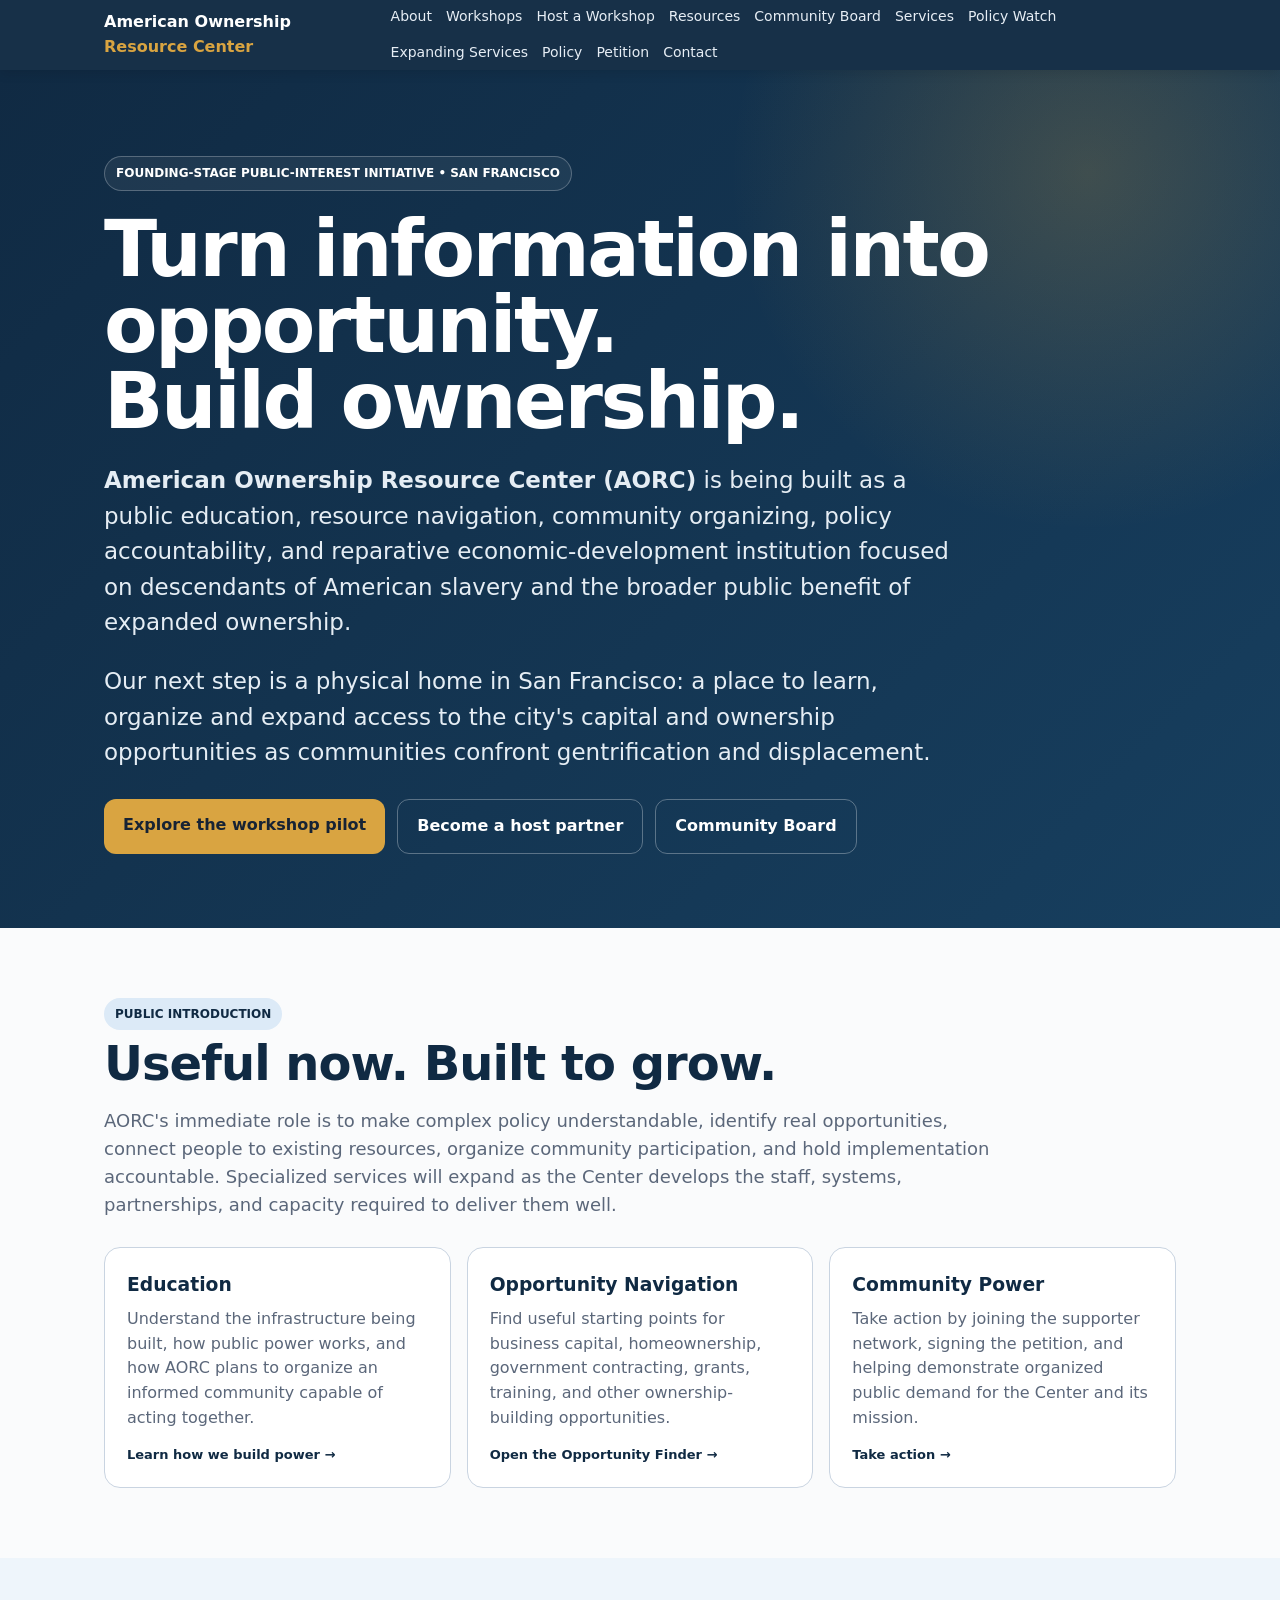
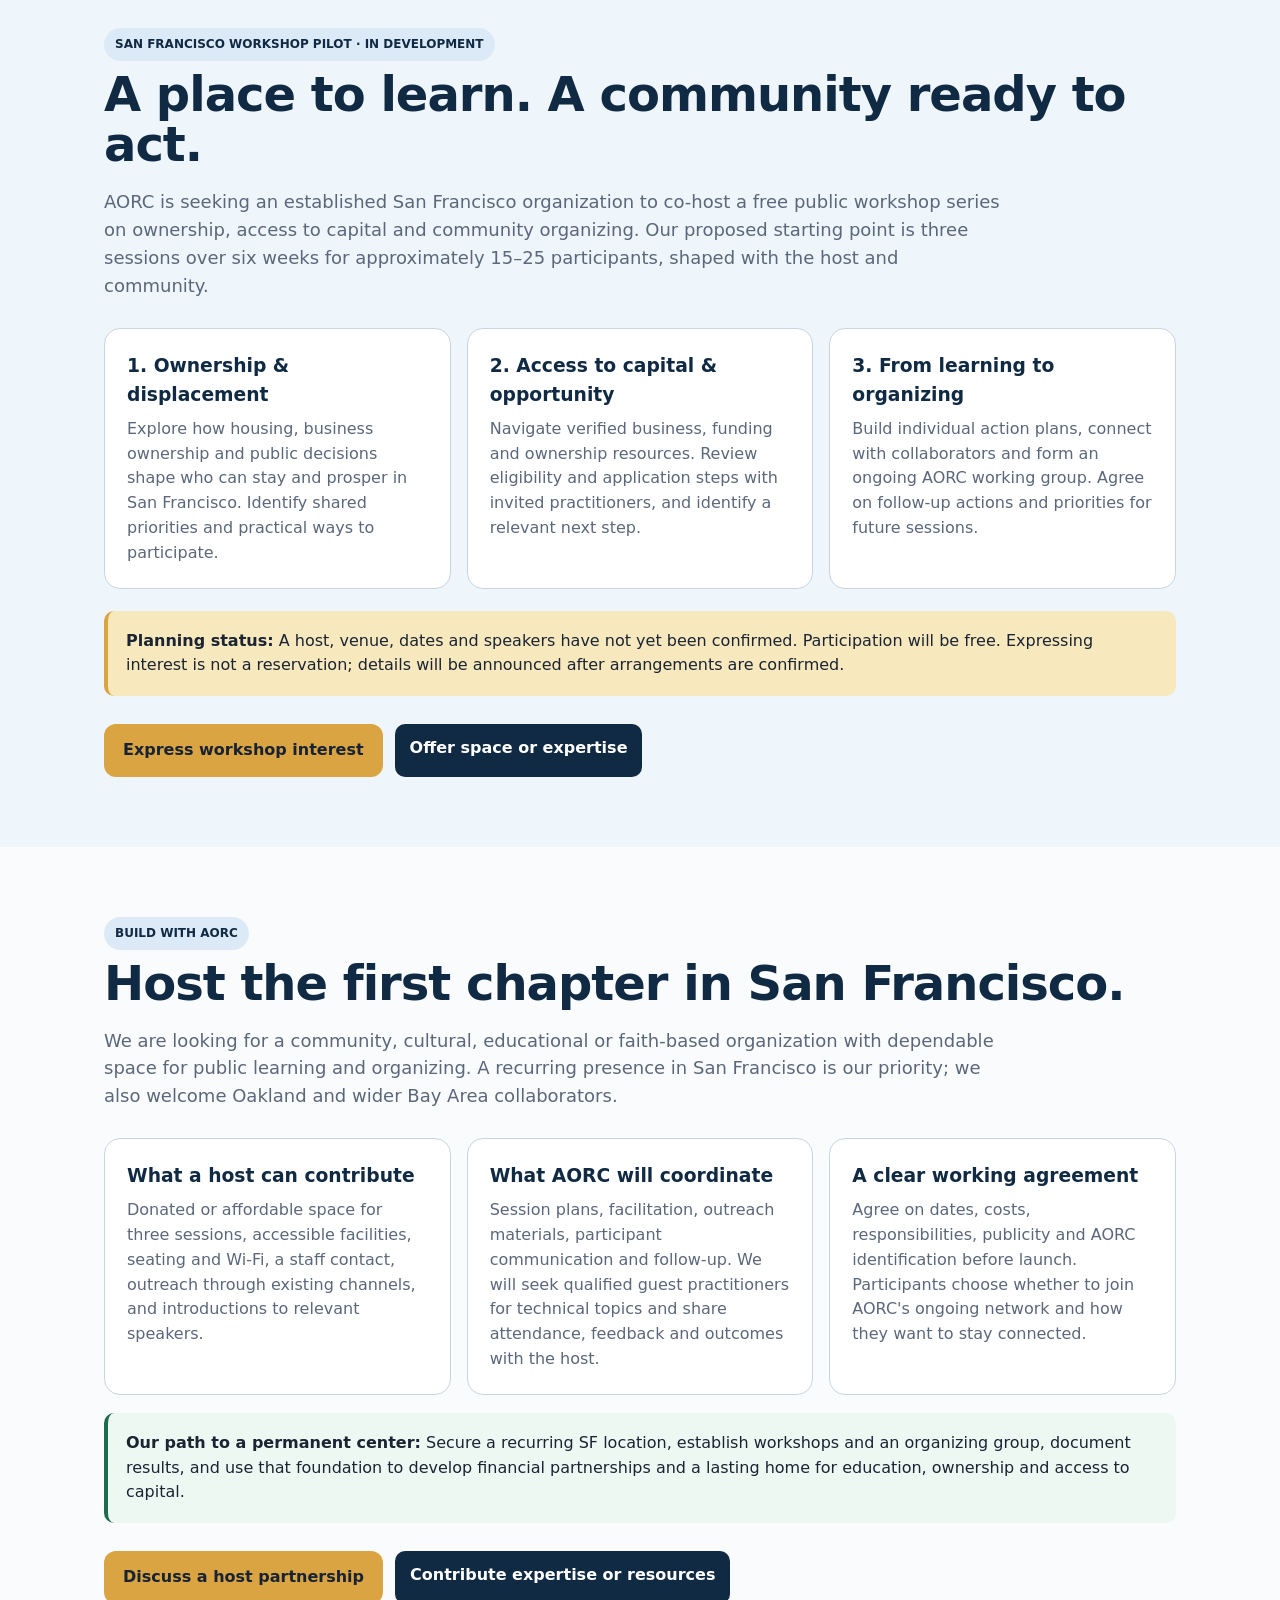
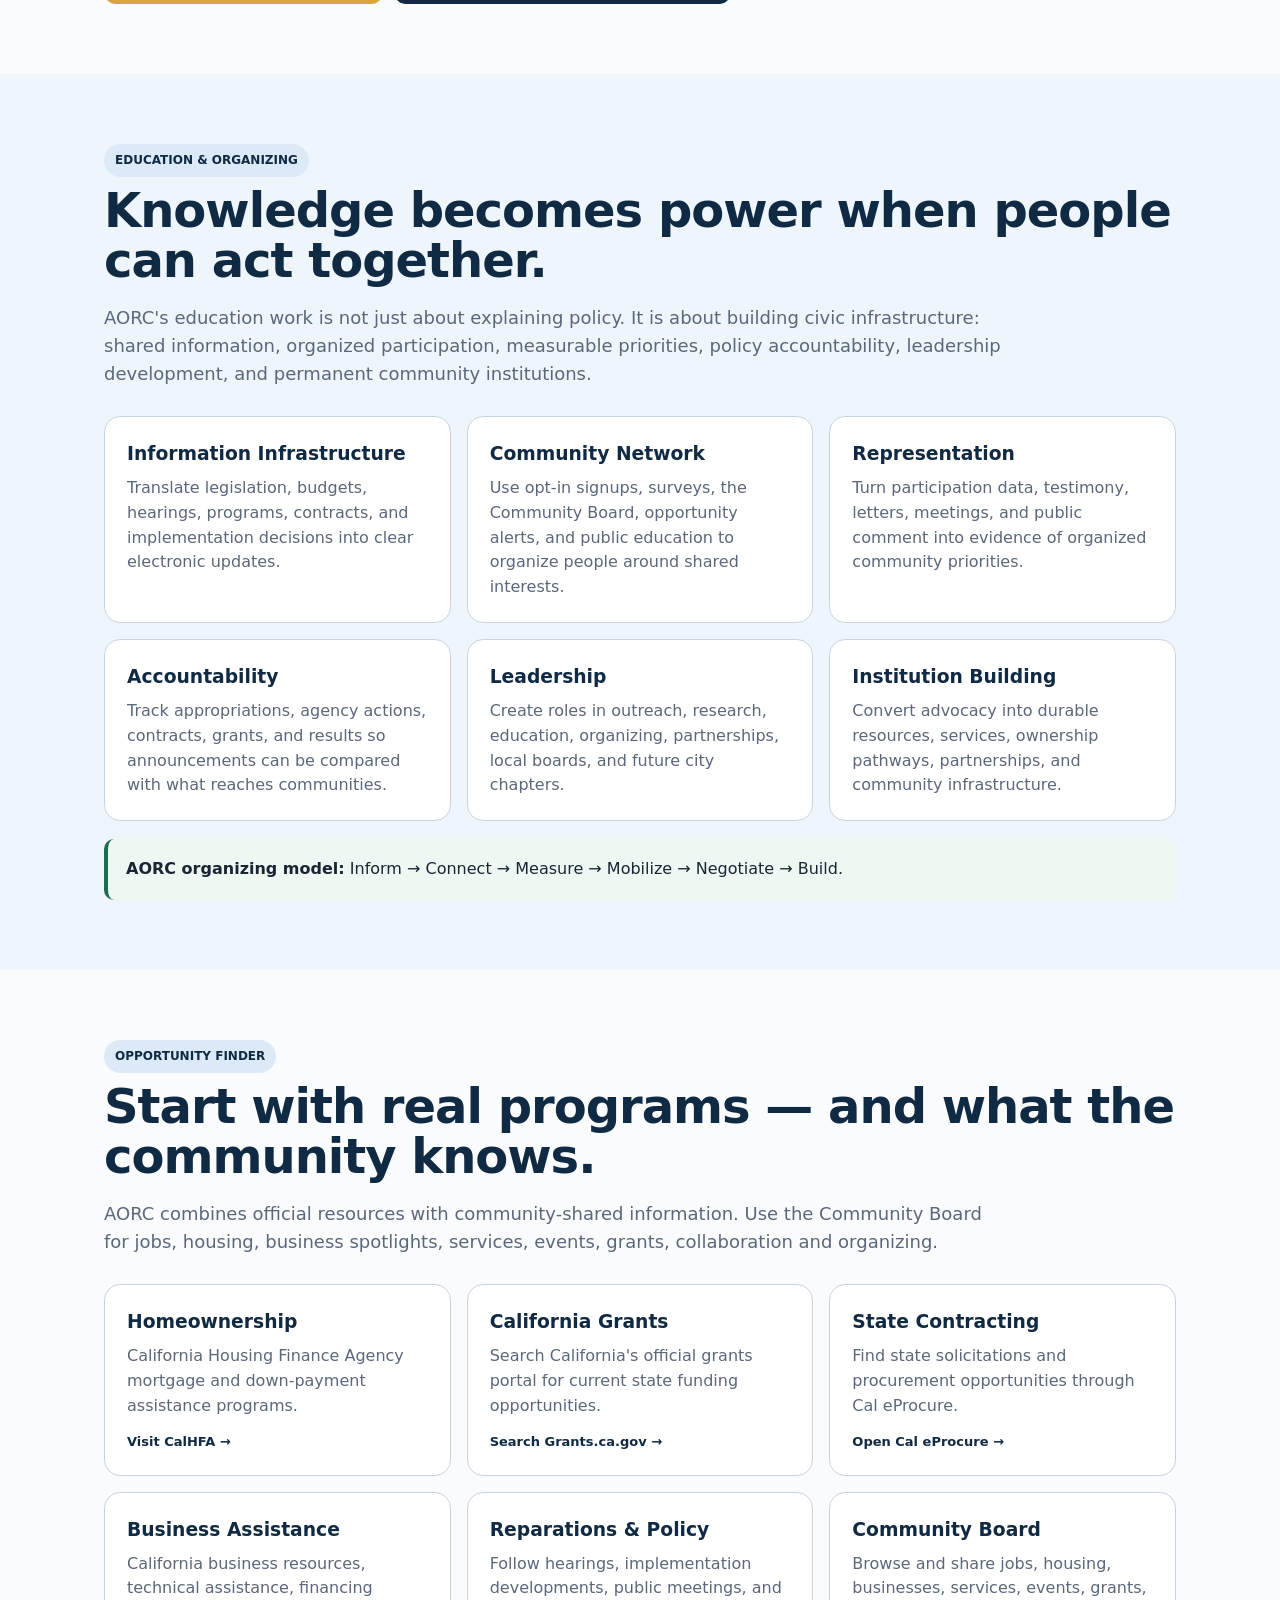
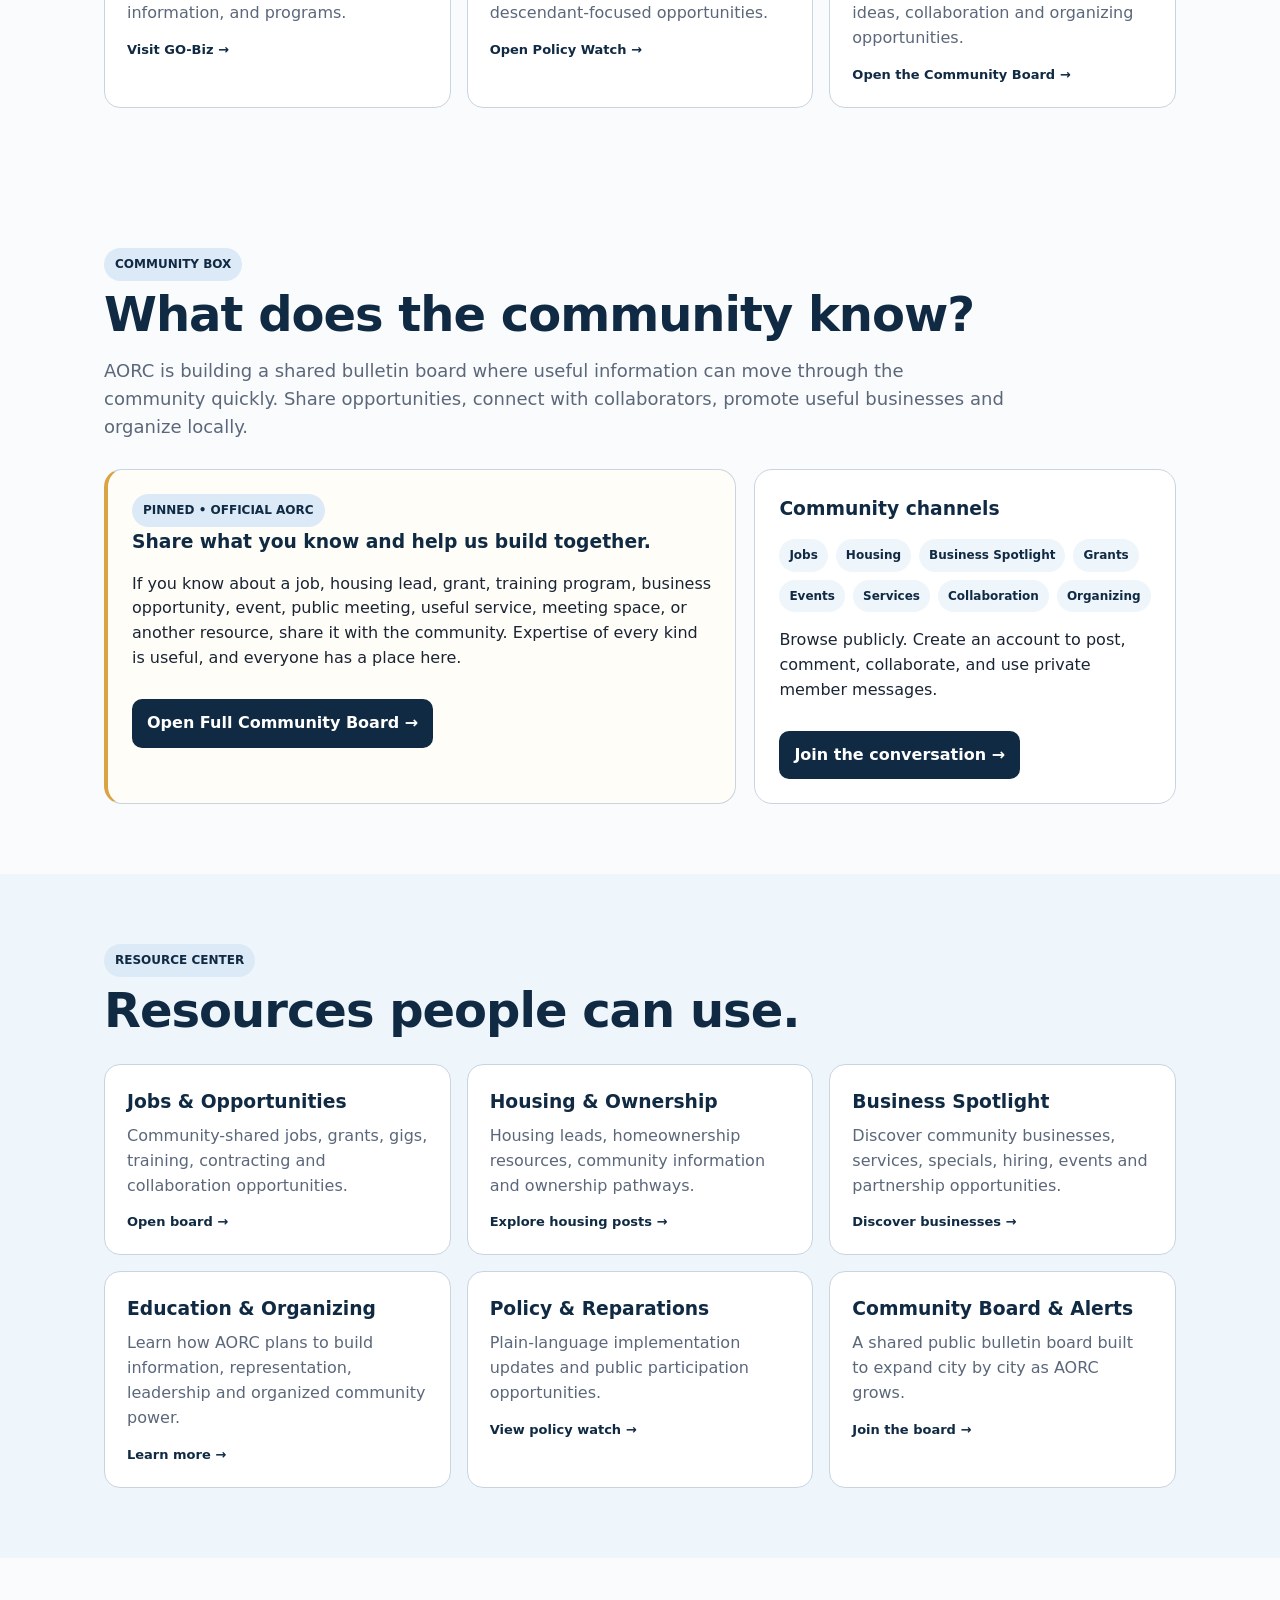
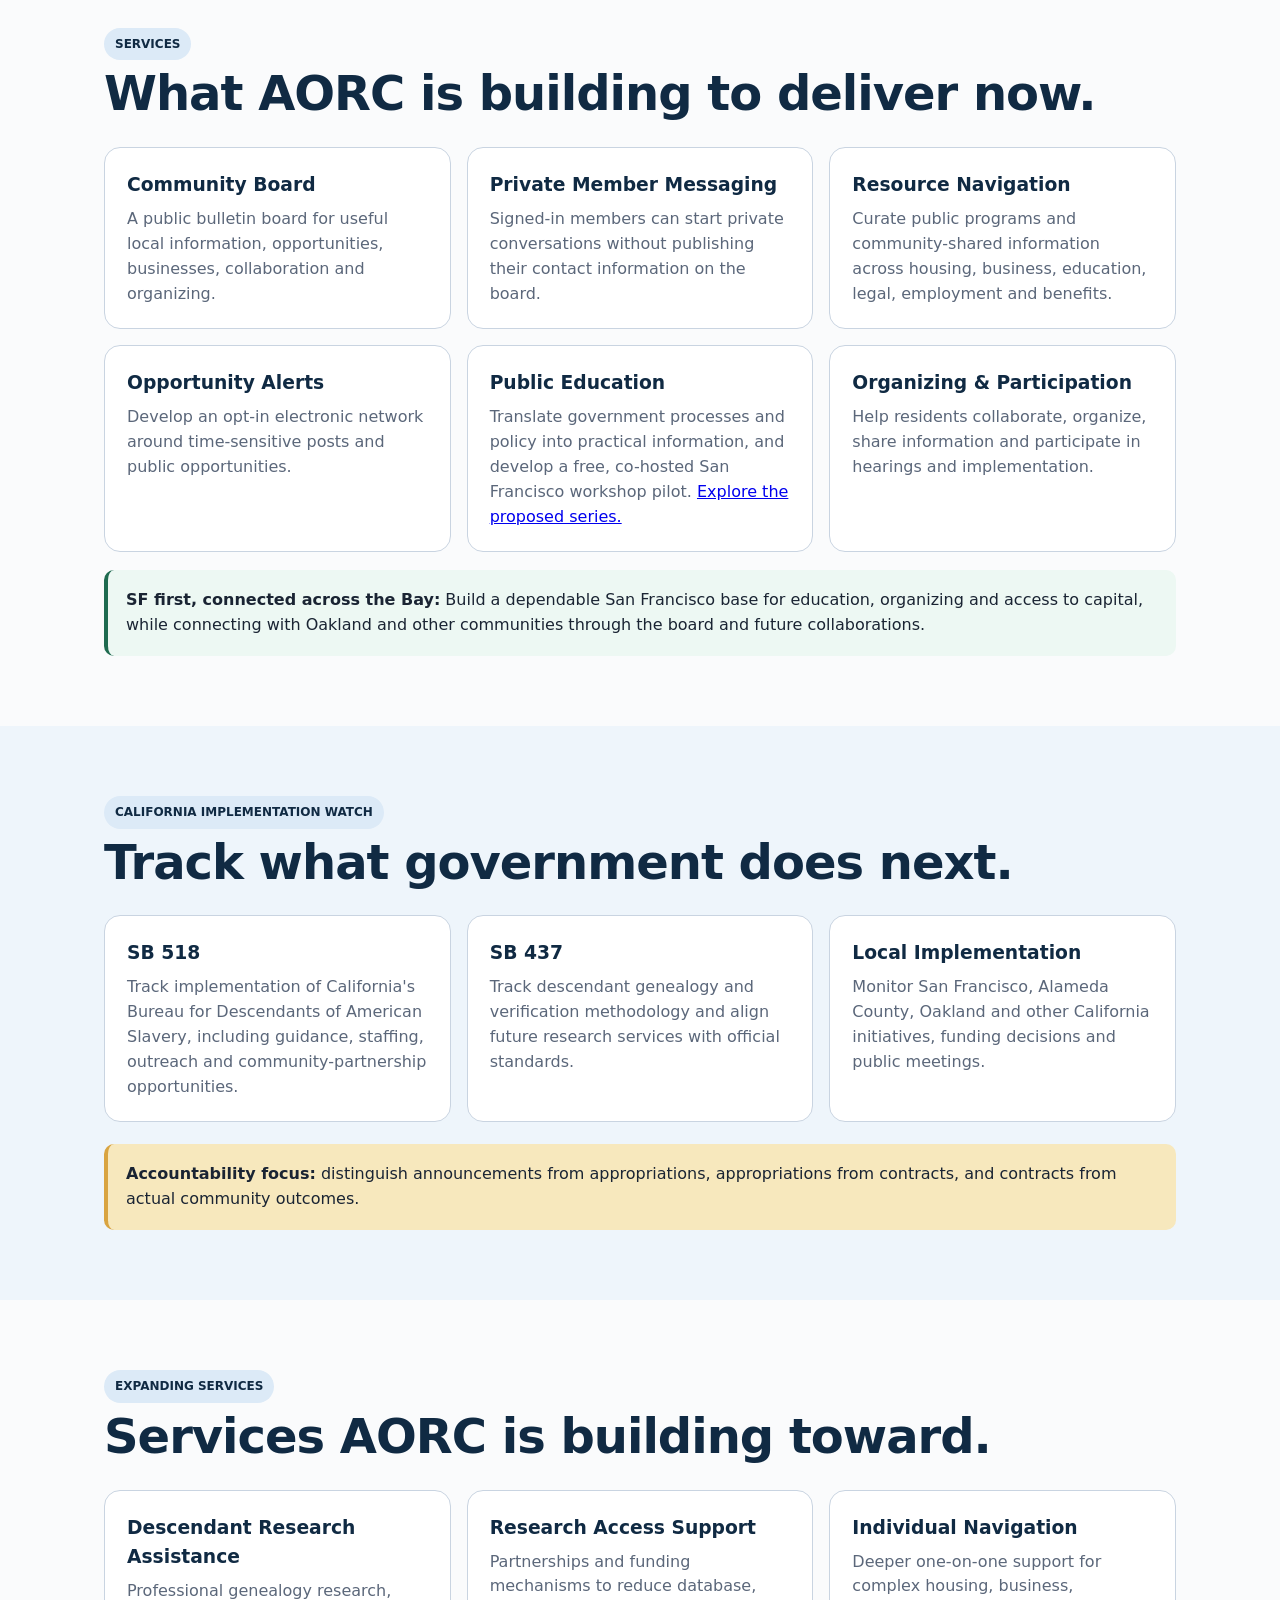
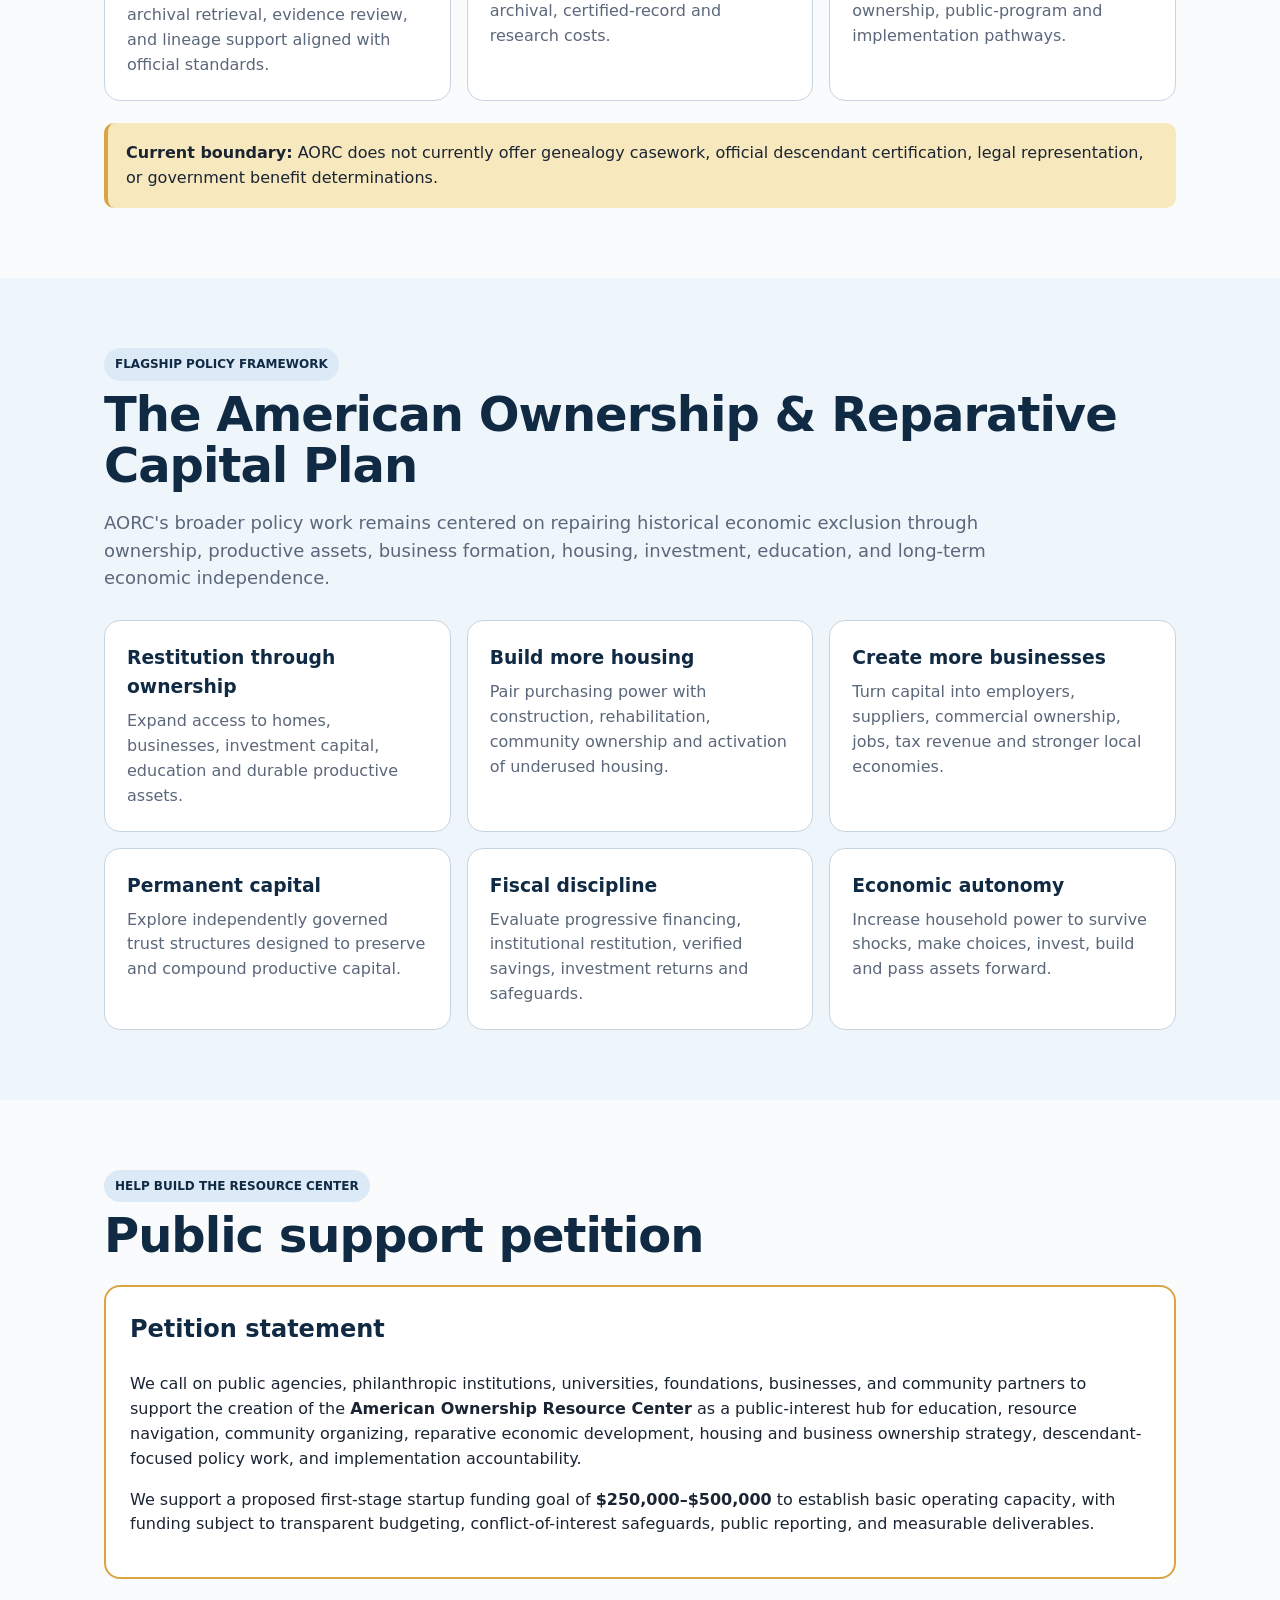
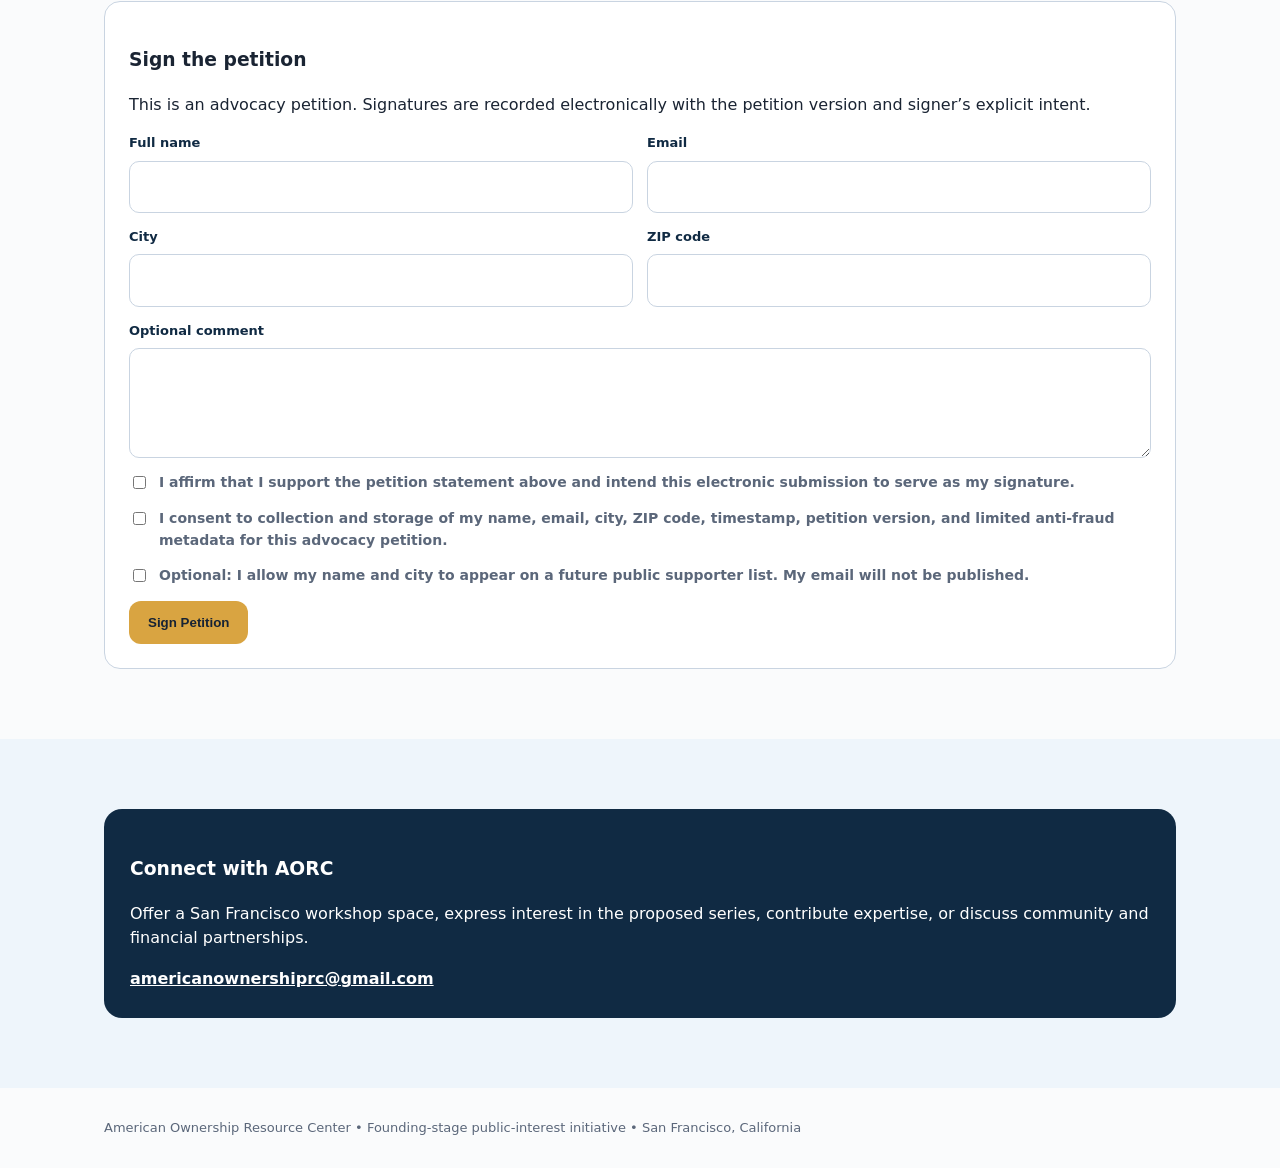
<file: index.html>
<!doctype html><html lang="en"><head><meta charset="utf-8"><meta name="viewport" content="width=device-width,initial-scale=1">
<title>American Ownership Resource Center</title>
<meta name="description" content="AORC is building a San Francisco home for public education, community organizing, ownership and access to capital. Explore the proposed workshop series and host partnership opportunities.">
<style>
:root{--navy:#102A43;--navy2:#173F5F;--gold:#D9A441;--goldlight:#F7E8BD;--blue:#EEF5FB;--ink:#1A2433;--muted:#5B677A;--border:#C9D4E1;--green:#1f6b50}
*{box-sizing:border-box}html{scroll-behavior:smooth}body{margin:0;font-family:Inter,system-ui,-apple-system,BlinkMacSystemFont,"Segoe UI",sans-serif;color:var(--ink);background:#FAFBFC;line-height:1.55}
.wrap{max-width:1120px;margin:auto;padding:0 24px}header{position:sticky;top:0;z-index:20;background:rgba(16,42,67,.97);box-shadow:0 2px 12px rgba(0,0,0,.12)}
nav{min-height:70px;display:flex;align-items:center;justify-content:space-between;gap:20px}.brand{font-weight:850;color:white}.brand span{color:var(--gold)}
.nav{display:flex;gap:14px;flex-wrap:wrap;align-items:center}.nav a{color:#e7eef5;text-decoration:none;font-size:14px}
.hero{padding:86px 0 74px;color:white;background:radial-gradient(circle at 85% 12%,rgba(217,164,65,.22),transparent 27%),linear-gradient(135deg,var(--navy),var(--navy2))}
.eyebrow,.tag{display:inline-block;padding:7px 11px;border-radius:999px;font-size:12px;font-weight:800}.eyebrow{border:1px solid rgba(255,255,255,.25);background:rgba(255,255,255,.06)}.tag{background:#DCEAF7;color:var(--navy)}
h1{font-size:clamp(44px,7vw,78px);line-height:.98;letter-spacing:-2.5px;margin:20px 0 22px;max-width:980px}h2{font-size:clamp(30px,4vw,48px);line-height:1.06;letter-spacing:-1px;color:var(--navy);margin:8px 0 16px}
.hero p{font-size:clamp(18px,2.2vw,23px);max-width:850px;color:#e5edf4}.lead{max-width:900px;color:var(--muted);font-size:18px}
.btn{display:inline-flex;text-decoration:none;border:0;border-radius:12px;padding:14px 19px;font-weight:850;cursor:pointer}.gold{background:var(--gold);color:#172334}.ghost{border:1px solid rgba(255,255,255,.3);color:white}
.actions{display:flex;gap:12px;flex-wrap:wrap;margin-top:28px}section{padding:70px 0;scroll-margin-top:130px}.soft{background:var(--blue)}.cards{display:grid;grid-template-columns:repeat(3,1fr);gap:16px;margin-top:28px}
.card,details,.petition,.signature{background:white;border:1px solid var(--border);border-radius:16px}.card{padding:22px}.card h3{color:var(--navy);margin:0 0 8px}.card p{color:var(--muted);margin:0}
.cardlink{display:block;text-decoration:none;color:inherit;transition:.15s ease}.cardlink:hover{transform:translateY(-2px);box-shadow:0 8px 22px rgba(16,42,67,.10);border-color:#9fb4c8}.cardlink .cta{display:block;margin-top:14px;font-weight:850;color:var(--navy);font-size:13px}
.communitybox{display:grid;grid-template-columns:1.2fr .8fr;gap:18px;margin-top:28px}.communitypanel{background:white;border:1px solid var(--border);border-radius:18px;padding:24px}.communitypanel h3{color:var(--navy);margin:0 0 8px}.communitychips{display:flex;flex-wrap:wrap;gap:8px;margin:16px 0}.communitychip{padding:7px 10px;border-radius:999px;background:#eef5fb;color:var(--navy);font-size:12px;font-weight:800}.officialpost{border-left:4px solid var(--gold);background:#fffdf7}.communitycta{display:inline-flex;margin-top:12px;text-decoration:none;background:var(--navy);color:#fff;border-radius:10px;padding:12px 15px;font-weight:850}.noticebox{padding:18px;border-left:4px solid var(--gold);background:var(--goldlight);border-radius:10px;margin-top:22px}.greenbox{padding:18px;border-left:4px solid var(--green);background:#edf8f3;border-radius:10px;margin-top:18px}
.petition{padding:24px;border:2px solid var(--gold);margin-top:24px}.petition h3{color:var(--navy);font-size:24px;margin-top:0}.signature{padding:24px;margin-top:22px}
.grid{display:grid;grid-template-columns:1fr 1fr;gap:14px}.field{display:flex;flex-direction:column;gap:7px}.full{grid-column:1/-1}label{font-size:13px;font-weight:800;color:var(--navy)}
input,textarea{width:100%;border:1px solid var(--border);border-radius:10px;padding:13px 14px;font:inherit}textarea{min-height:110px;resize:vertical}.check{display:flex;gap:10px;align-items:flex-start;margin:14px 0;color:var(--muted);font-size:14px}.check input{width:auto;margin-top:4px}
.notice{display:none;margin-top:14px;padding:14px;border-radius:10px;background:#fff9e9;border:1px solid #efda9e}.contact{background:var(--navy);color:white;border-radius:18px;padding:26px}.contact a{color:white;font-weight:850}.honeypot{position:absolute!important;left:-9999px!important;opacity:0!important}
footer{padding:30px 0;color:var(--muted);font-size:13px}@media(max-width:900px){.nav{display:none}.cards,.grid,.communitybox{grid-template-columns:1fr}.full{grid-column:auto}.hero{padding:62px 0 56px}}
</style></head><body>
<header><div class="wrap"><nav><div class="brand">American Ownership <span>Resource Center</span></div><div class="nav">
<a href="#about">About</a><a href="#workshops">Workshops</a><a href="#host-partner">Host a Workshop</a><a href="#resources">Resources</a><a href="community.html">Community Board</a><a href="#services">Services</a><a href="#watch">Policy Watch</a><a href="#expanding">Expanding Services</a><a href="#plan">Policy</a><a href="#petition">Petition</a><a href="#contact">Contact</a>
</div></nav></div></header>
<main>
<section class="hero"><div class="wrap"><span class="eyebrow">FOUNDING-STAGE PUBLIC-INTEREST INITIATIVE • SAN FRANCISCO</span>
<h1>Turn information into opportunity.<br>Build ownership.</h1>
<p><strong>American Ownership Resource Center (AORC)</strong> is being built as a public education, resource navigation, community organizing, policy accountability, and reparative economic-development institution focused on descendants of American slavery and the broader public benefit of expanded ownership.</p>
<p>Our next step is a physical home in San Francisco: a place to learn, organize and expand access to the city's capital and ownership opportunities as communities confront gentrification and displacement.</p>
<div class="actions"><a class="btn gold" href="#workshops">Explore the workshop pilot</a><a class="btn ghost" href="#host-partner">Become a host partner</a><a class="btn ghost" href="community.html">Community Board</a></div></div></section>

<section id="about"><div class="wrap"><span class="tag">PUBLIC INTRODUCTION</span><h2>Useful now. Built to grow.</h2>
<p class="lead">AORC's immediate role is to make complex policy understandable, identify real opportunities, connect people to existing resources, organize community participation, and hold implementation accountable. Specialized services will expand as the Center develops the staff, systems, partnerships, and capacity required to deliver them well.</p>
<div class="cards">
<a class="card cardlink" href="#education-power"><h3>Education</h3><p>Understand the infrastructure being built, how public power works, and how AORC plans to organize an informed community capable of acting together.</p><span class="cta">Learn how we build power →</span></a>
<a class="card cardlink" href="#opportunity-finder"><h3>Opportunity Navigation</h3><p>Find useful starting points for business capital, homeownership, government contracting, grants, training, and other ownership-building opportunities.</p><span class="cta">Open the Opportunity Finder →</span></a>
<a class="card cardlink" href="#petition"><h3>Community Power</h3><p>Take action by joining the supporter network, signing the petition, and helping demonstrate organized public demand for the Center and its mission.</p><span class="cta">Take action →</span></a>
</div></div></section>

<section id="workshops" class="soft"><div class="wrap"><span class="tag">SAN FRANCISCO WORKSHOP PILOT · IN DEVELOPMENT</span><h2>A place to learn. A community ready to act.</h2>
<p class="lead">AORC is seeking an established San Francisco organization to co-host a free public workshop series on ownership, access to capital and community organizing. Our proposed starting point is three sessions over six weeks for approximately 15–25 participants, shaped with the host and community.</p>
<div class="cards">
<div class="card"><h3>1. Ownership &amp; displacement</h3><p>Explore how housing, business ownership and public decisions shape who can stay and prosper in San Francisco. Identify shared priorities and practical ways to participate.</p></div>
<div class="card"><h3>2. Access to capital &amp; opportunity</h3><p>Navigate verified business, funding and ownership resources. Review eligibility and application steps with invited practitioners, and identify a relevant next step.</p></div>
<div class="card"><h3>3. From learning to organizing</h3><p>Build individual action plans, connect with collaborators and form an ongoing AORC working group. Agree on follow-up actions and priorities for future sessions.</p></div>
</div>
<div class="noticebox"><strong>Planning status:</strong> A host, venue, dates and speakers have not yet been confirmed. Participation will be free. Expressing interest is not a reservation; details will be announced after arrangements are confirmed.</div>
<div class="actions"><a class="btn gold" href="mailto:americanownershiprc@gmail.com?subject=AORC%20SF%20workshop%20interest">Express workshop interest</a><a class="communitycta" style="margin-top:0" href="#host-partner">Offer space or expertise</a></div>
</div></section>

<section id="host-partner"><div class="wrap"><span class="tag">BUILD WITH AORC</span><h2>Host the first chapter in San Francisco.</h2>
<p class="lead">We are looking for a community, cultural, educational or faith-based organization with dependable space for public learning and organizing. A recurring presence in San Francisco is our priority; we also welcome Oakland and wider Bay Area collaborators.</p>
<div class="cards">
<div class="card"><h3>What a host can contribute</h3><p>Donated or affordable space for three sessions, accessible facilities, seating and Wi-Fi, a staff contact, outreach through existing channels, and introductions to relevant speakers.</p></div>
<div class="card"><h3>What AORC will coordinate</h3><p>Session plans, facilitation, outreach materials, participant communication and follow-up. We will seek qualified guest practitioners for technical topics and share attendance, feedback and outcomes with the host.</p></div>
<div class="card"><h3>A clear working agreement</h3><p>Agree on dates, costs, responsibilities, publicity and AORC identification before launch. Participants choose whether to join AORC's ongoing network and how they want to stay connected.</p></div>
</div>
<div class="greenbox"><strong>Our path to a permanent center:</strong> Secure a recurring SF location, establish workshops and an organizing group, document results, and use that foundation to develop financial partnerships and a lasting home for education, ownership and access to capital.</div>
<div class="actions"><a class="btn gold" href="mailto:americanownershiprc@gmail.com?subject=AORC%20San%20Francisco%20host%20partnership">Discuss a host partnership</a><a class="communitycta" style="margin-top:0" href="mailto:americanownershiprc@gmail.com?subject=AORC%20workshop%20speaker%20or%20resource%20partner">Contribute expertise or resources</a></div>
</div></section>

<section id="education-power" class="soft"><div class="wrap"><span class="tag">EDUCATION & ORGANIZING</span><h2>Knowledge becomes power when people can act together.</h2>
<p class="lead">AORC's education work is not just about explaining policy. It is about building civic infrastructure: shared information, organized participation, measurable priorities, policy accountability, leadership development, and permanent community institutions.</p>
<div class="cards">
<div class="card"><h3>Information Infrastructure</h3><p>Translate legislation, budgets, hearings, programs, contracts, and implementation decisions into clear electronic updates.</p></div>
<div class="card"><h3>Community Network</h3><p>Use opt-in signups, surveys, the Community Board, opportunity alerts, and public education to organize people around shared interests.</p></div>
<div class="card"><h3>Representation</h3><p>Turn participation data, testimony, letters, meetings, and public comment into evidence of organized community priorities.</p></div>
<div class="card"><h3>Accountability</h3><p>Track appropriations, agency actions, contracts, grants, and results so announcements can be compared with what reaches communities.</p></div>
<div class="card"><h3>Leadership</h3><p>Create roles in outreach, research, education, organizing, partnerships, local boards, and future city chapters.</p></div>
<div class="card"><h3>Institution Building</h3><p>Convert advocacy into durable resources, services, ownership pathways, partnerships, and community infrastructure.</p></div>
</div><div class="greenbox"><strong>AORC organizing model:</strong> Inform → Connect → Measure → Mobilize → Negotiate → Build.</div></div></section>

<section id="opportunity-finder"><div class="wrap"><span class="tag">OPPORTUNITY FINDER</span><h2>Start with real programs — and what the community knows.</h2>
<p class="lead">AORC combines official resources with community-shared information. Use the Community Board for jobs, housing, business spotlights, services, events, grants, collaboration and organizing.</p>
<div class="cards">
<a class="card cardlink" href="https://www.calhfa.ca.gov/homebuyer/programs/" target="_blank" rel="noopener"><h3>Homeownership</h3><p>California Housing Finance Agency mortgage and down-payment assistance programs.</p><span class="cta">Visit CalHFA →</span></a>
<a class="card cardlink" href="https://www.grants.ca.gov/" target="_blank" rel="noopener"><h3>California Grants</h3><p>Search California's official grants portal for current state funding opportunities.</p><span class="cta">Search Grants.ca.gov →</span></a>
<a class="card cardlink" href="https://caleprocure.ca.gov/" target="_blank" rel="noopener"><h3>State Contracting</h3><p>Find state solicitations and procurement opportunities through Cal eProcure.</p><span class="cta">Open Cal eProcure →</span></a>
<a class="card cardlink" href="https://business.ca.gov/" target="_blank" rel="noopener"><h3>Business Assistance</h3><p>California business resources, technical assistance, financing information, and programs.</p><span class="cta">Visit GO-Biz →</span></a>
<a class="card cardlink" href="#watch"><h3>Reparations & Policy</h3><p>Follow hearings, implementation developments, public meetings, and descendant-focused opportunities.</p><span class="cta">Open Policy Watch →</span></a>
<a class="card cardlink" href="community.html"><h3>Community Board</h3><p>Browse and share jobs, housing, businesses, services, events, grants, ideas, collaboration and organizing opportunities.</p><span class="cta">Open the Community Board →</span></a>
</div></div></section>

<section id="community-box"><div class="wrap"><span class="tag">COMMUNITY BOX</span><h2>What does the community know?</h2><p class="lead">AORC is building a shared bulletin board where useful information can move through the community quickly. Share opportunities, connect with collaborators, promote useful businesses and organize locally.</p><div class="communitybox"><div class="communitypanel officialpost"><span class="tag">PINNED • OFFICIAL AORC</span><h3>Share what you know and help us build together.</h3><p>If you know about a job, housing lead, grant, training program, business opportunity, event, public meeting, useful service, meeting space, or another resource, share it with the community. Expertise of every kind is useful, and everyone has a place here.</p><a class="communitycta" href="community.html">Open Full Community Board →</a></div><div class="communitypanel"><h3>Community channels</h3><div class="communitychips"><span class="communitychip">Jobs</span><span class="communitychip">Housing</span><span class="communitychip">Business Spotlight</span><span class="communitychip">Grants</span><span class="communitychip">Events</span><span class="communitychip">Services</span><span class="communitychip">Collaboration</span><span class="communitychip">Organizing</span></div><p>Browse publicly. Create an account to post, comment, collaborate, and use private member messages.</p><a class="communitycta" href="community.html">Join the conversation →</a></div></div></div></section>
<section id="resources" class="soft"><div class="wrap"><span class="tag">RESOURCE CENTER</span><h2>Resources people can use.</h2>
<div class="cards">
<a class="card cardlink" href="community.html"><h3>Jobs & Opportunities</h3><p>Community-shared jobs, grants, gigs, training, contracting and collaboration opportunities.</p><span class="cta">Open board →</span></a>
<a class="card cardlink" href="community.html"><h3>Housing & Ownership</h3><p>Housing leads, homeownership resources, community information and ownership pathways.</p><span class="cta">Explore housing posts →</span></a>
<a class="card cardlink" href="community.html"><h3>Business Spotlight</h3><p>Discover community businesses, services, specials, hiring, events and partnership opportunities.</p><span class="cta">Discover businesses →</span></a>
<a class="card cardlink" href="#education-power"><h3>Education & Organizing</h3><p>Learn how AORC plans to build information, representation, leadership and organized community power.</p><span class="cta">Learn more →</span></a>
<a class="card cardlink" href="#watch"><h3>Policy & Reparations</h3><p>Plain-language implementation updates and public participation opportunities.</p><span class="cta">View policy watch →</span></a>
<a class="card cardlink" href="community.html"><h3>Community Board & Alerts</h3><p>A shared public bulletin board built to expand city by city as AORC grows.</p><span class="cta">Join the board →</span></a>
</div></div></section>

<section id="services"><div class="wrap"><span class="tag">SERVICES</span><h2>What AORC is building to deliver now.</h2>
<div class="cards">
<div class="card"><h3>Community Board</h3><p>A public bulletin board for useful local information, opportunities, businesses, collaboration and organizing.</p></div>
<div class="card"><h3>Private Member Messaging</h3><p>Signed-in members can start private conversations without publishing their contact information on the board.</p></div>
<div class="card"><h3>Resource Navigation</h3><p>Curate public programs and community-shared information across housing, business, education, legal, employment and benefits.</p></div>
<div class="card"><h3>Opportunity Alerts</h3><p>Develop an opt-in electronic network around time-sensitive posts and public opportunities.</p></div>
<div class="card"><h3>Public Education</h3><p>Translate government processes and policy into practical information, and develop a free, co-hosted San Francisco workshop pilot. <a href="#workshops">Explore the proposed series.</a></p></div>
<div class="card"><h3>Organizing & Participation</h3><p>Help residents collaborate, organize, share information and participate in hearings and implementation.</p></div>
</div><div class="greenbox"><strong>SF first, connected across the Bay:</strong> Build a dependable San Francisco base for education, organizing and access to capital, while connecting with Oakland and other communities through the board and future collaborations.</div></div></section>

<section id="watch" class="soft"><div class="wrap"><span class="tag">CALIFORNIA IMPLEMENTATION WATCH</span><h2>Track what government does next.</h2>
<div class="cards">
<div class="card"><h3>SB 518</h3><p>Track implementation of California's Bureau for Descendants of American Slavery, including guidance, staffing, outreach and community-partnership opportunities.</p></div>
<div class="card"><h3>SB 437</h3><p>Track descendant genealogy and verification methodology and align future research services with official standards.</p></div>
<div class="card"><h3>Local Implementation</h3><p>Monitor San Francisco, Alameda County, Oakland and other California initiatives, funding decisions and public meetings.</p></div>
</div><div class="noticebox"><strong>Accountability focus:</strong> distinguish announcements from appropriations, appropriations from contracts, and contracts from actual community outcomes.</div></div></section>

<section id="expanding"><div class="wrap"><span class="tag">EXPANDING SERVICES</span><h2>Services AORC is building toward.</h2>
<div class="cards">
<div class="card"><h3>Descendant Research Assistance</h3><p>Professional genealogy research, archival retrieval, evidence review, and lineage support aligned with official standards.</p></div>
<div class="card"><h3>Research Access Support</h3><p>Partnerships and funding mechanisms to reduce database, archival, certified-record and research costs.</p></div>
<div class="card"><h3>Individual Navigation</h3><p>Deeper one-on-one support for complex housing, business, ownership, public-program and implementation pathways.</p></div>
</div><div class="noticebox"><strong>Current boundary:</strong> AORC does not currently offer genealogy casework, official descendant certification, legal representation, or government benefit determinations.</div></div></section>

<section id="plan" class="soft"><div class="wrap"><span class="tag">FLAGSHIP POLICY FRAMEWORK</span><h2>The American Ownership & Reparative Capital Plan</h2>
<p class="lead">AORC's broader policy work remains centered on repairing historical economic exclusion through ownership, productive assets, business formation, housing, investment, education, and long-term economic independence.</p>
<div class="cards">
<div class="card"><h3>Restitution through ownership</h3><p>Expand access to homes, businesses, investment capital, education and durable productive assets.</p></div>
<div class="card"><h3>Build more housing</h3><p>Pair purchasing power with construction, rehabilitation, community ownership and activation of underused housing.</p></div>
<div class="card"><h3>Create more businesses</h3><p>Turn capital into employers, suppliers, commercial ownership, jobs, tax revenue and stronger local economies.</p></div>
<div class="card"><h3>Permanent capital</h3><p>Explore independently governed trust structures designed to preserve and compound productive capital.</p></div>
<div class="card"><h3>Fiscal discipline</h3><p>Evaluate progressive financing, institutional restitution, verified savings, investment returns and safeguards.</p></div>
<div class="card"><h3>Economic autonomy</h3><p>Increase household power to survive shocks, make choices, invest, build and pass assets forward.</p></div>
</div></div></section>

<section id="petition"><div class="wrap"><span class="tag">HELP BUILD THE RESOURCE CENTER</span><h2>Public support petition</h2>
<div class="petition"><h3>Petition statement</h3><p>We call on public agencies, philanthropic institutions, universities, foundations, businesses, and community partners to support the creation of the <strong>American Ownership Resource Center</strong> as a public-interest hub for education, resource navigation, community organizing, reparative economic development, housing and business ownership strategy, descendant-focused policy work, and implementation accountability.</p>
<p>We support a proposed first-stage startup funding goal of <strong>$250,000–$500,000</strong> to establish basic operating capacity, with funding subject to transparent budgeting, conflict-of-interest safeguards, public reporting, and measurable deliverables.</p></div>
<div class="signature"><h3>Sign the petition</h3><p>This is an advocacy petition. Signatures are recorded electronically with the petition version and signer’s explicit intent.</p>
<form id="petitionForm"><div class="grid"><div class="field"><label for="name">Full name</label><input id="name" maxlength="120" required></div><div class="field"><label for="email">Email</label><input id="email" type="email" maxlength="254" required></div><div class="field"><label for="city">City</label><input id="city" maxlength="100" required></div><div class="field"><label for="zip">ZIP code</label><input id="zip" inputmode="numeric" maxlength="10" required></div><div class="field full"><label for="comment">Optional comment</label><textarea id="comment" maxlength="1000"></textarea></div></div>
<label class="check"><input id="intent" type="checkbox" required><span>I affirm that I support the petition statement above and intend this electronic submission to serve as my signature.</span></label>
<label class="check"><input id="privacy" type="checkbox" required><span>I consent to collection and storage of my name, email, city, ZIP code, timestamp, petition version, and limited anti-fraud metadata for this advocacy petition.</span></label>
<label class="check"><input id="publicName" type="checkbox"><span>Optional: I allow my name and city to appear on a future public supporter list. My email will not be published.</span></label>
<input id="website" class="honeypot" tabindex="-1" autocomplete="off"><button id="submit" class="btn gold" type="submit">Sign Petition</button><div id="status" class="notice"></div></form></div>
</div></section>

<section id="contact" class="soft"><div class="wrap"><div class="contact"><h3>Connect with AORC</h3><p>Offer a San Francisco workshop space, express interest in the proposed series, contribute expertise, or discuss community and financial partnerships.</p><a href="mailto:americanownershiprc@gmail.com">americanownershiprc@gmail.com</a></div></div></section>
</main><footer><div class="wrap">American Ownership Resource Center • Founding-stage public-interest initiative • San Francisco, California</div></footer>
<script>
const API='https://ieihdpufnjthooambooh.supabase.co/functions/v1/sign-petition',VERSION='AORC-PETITION-v1-2026-08-29',HASH='1d4288291e7c98526db69d8b53434b2d12ae82571cffe63fd20b3cd0b70e800b';
const f=document.getElementById('petitionForm');
f.addEventListener('submit',async e=>{e.preventDefault();const s=document.getElementById('status'),b=document.getElementById('submit');const p={name:document.getElementById('name').value.trim(),email:document.getElementById('email').value.trim(),city:document.getElementById('city').value.trim(),zip:document.getElementById('zip').value.trim(),comment:document.getElementById('comment').value.trim(),signatureIntent:document.getElementById('intent').checked,privacyConsent:document.getElementById('privacy').checked,publicNameConsent:document.getElementById('publicName').checked,website:document.getElementById('website').value.trim(),petitionVersion:VERSION,petitionHash:HASH,source:'github-public-site'};s.style.display='block';if(!p.name||!p.email||!p.city||!p.zip||!p.signatureIntent||!p.privacyConsent){s.textContent='Please complete all required fields and both consent checkboxes.';return}b.disabled=true;b.textContent='Recording signature…';s.textContent='Securely recording your signature…';try{const r=await fetch(API,{method:'POST',headers:{'content-type':'application/json'},body:JSON.stringify(p)}),d=await r.json().catch(()=>({}));if(!r.ok||!d.ok)throw new Error(d.error||'Unable to record signature right now.');f.reset();s.innerHTML='<strong>Signature recorded.</strong> Thank you for supporting the effort to build the American Ownership Resource Center.'+(d.signatureId?'<br><small>Confirmation: '+d.signatureId+'</small>':'')}catch(err){s.textContent=err.message||'Unable to record signature right now. Please try again.'}finally{b.disabled=false;b.textContent='Sign Petition'}});
</script></body></html>
</file>
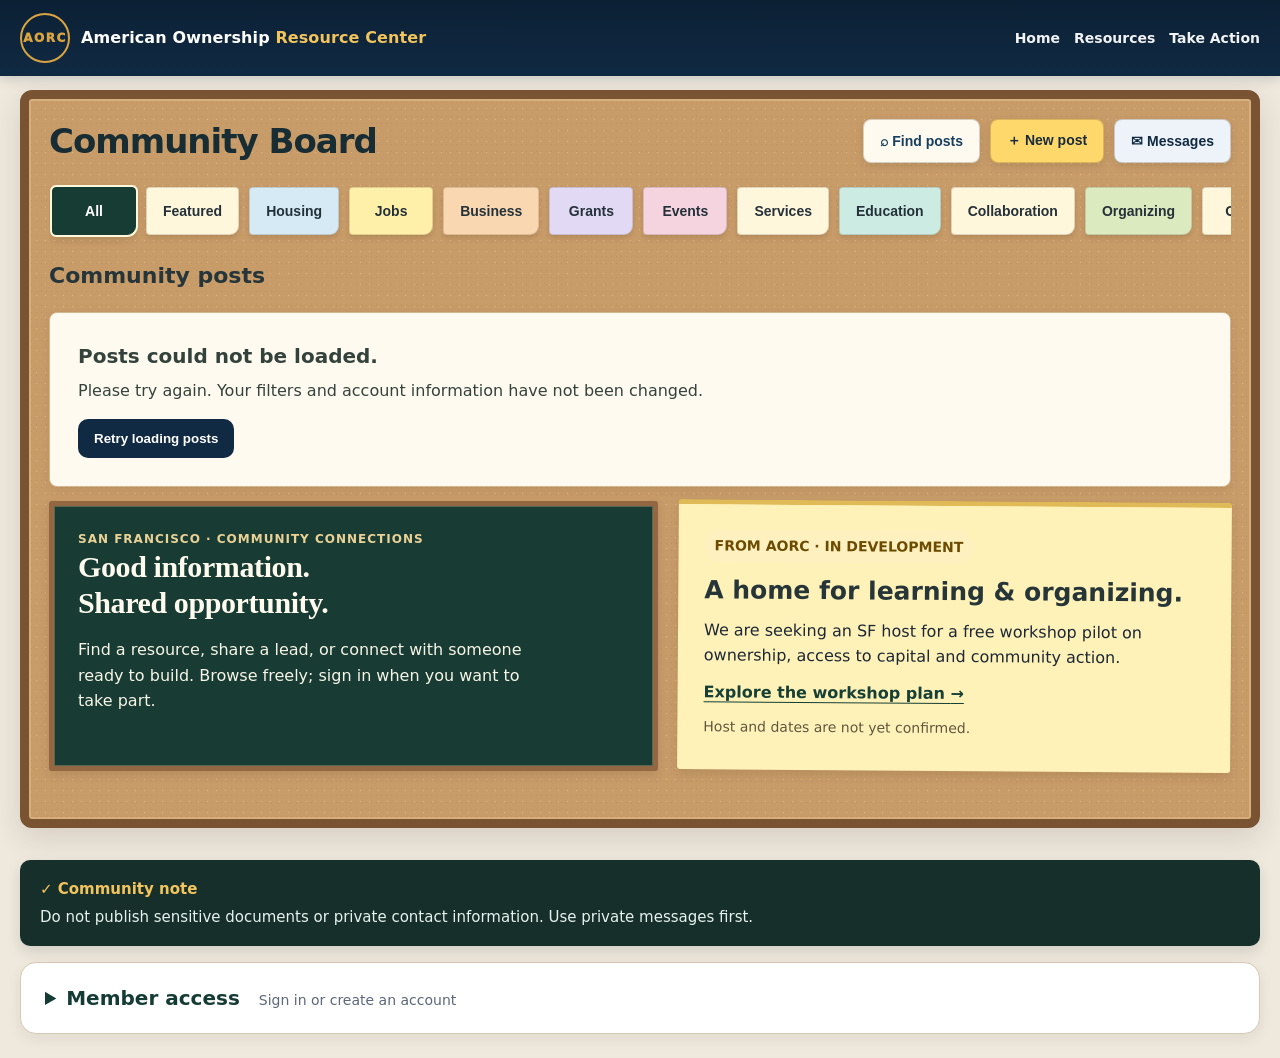
<file: community.html>
<!doctype html><html lang="en"><head><meta charset="utf-8"><meta name="viewport" content="width=device-width,initial-scale=1"><title>AORC Community Board</title><style>:root{--n:#102A43;--n2:#173F5F;--g:#D9A441;--i:#1A2433;--m:#5B677A;--b:#C9D4E1}*{box-sizing:border-box}body{margin:0;font-family:Inter,system-ui,-apple-system,BlinkMacSystemFont,"Segoe UI",sans-serif;background:#f8fafc;color:var(--i);line-height:1.5}.wrap{max-width:1120px;margin:auto;padding:0 20px}header{background:var(--n);color:#fff}nav{min-height:68px;display:flex;justify-content:space-between;align-items:center}.brand{font-weight:850}.brand span{color:var(--g)}nav a{color:#fff;text-decoration:none;margin-left:14px;font-size:14px}.hero{background:linear-gradient(135deg,var(--n),var(--n2));color:#fff;padding:54px 0}.hero h1{font-size:clamp(38px,7vw,64px);line-height:1;margin:10px 0 16px}.tag,.badge{display:inline-block;padding:6px 10px;border-radius:999px;font-size:12px;font-weight:800}.tag{background:#dceaf7;color:var(--n)}.badge{background:#edf3f8;color:var(--n);margin-right:5px}.official{background:#fff1bf;color:#6c4a00}.pinned{background:#e7f5ee;color:#15553d}.box,.post,.panel{background:#fff;border:1px solid var(--b);border-radius:16px}.box,.panel{padding:20px;margin:20px 0}.post{padding:20px}.grid{display:grid;grid-template-columns:1fr 1fr;gap:12px}.field{display:flex;flex-direction:column;gap:6px}label{font-size:13px;font-weight:800;color:var(--n)}input,select,textarea{width:100%;padding:12px;border:1px solid var(--b);border-radius:10px;font:inherit}textarea{min-height:110px}.btn{border:0;border-radius:10px;padding:12px 16px;font-weight:850;cursor:pointer}.primary{background:var(--g);color:#182332}.secondary{background:var(--n);color:#fff}.muted{background:#edf3f8;color:var(--n)}.small{font-size:12px;padding:8px 10px}.row{display:flex;gap:9px;flex-wrap:wrap;align-items:center}.hidden{display:none!important}.help,.meta{font-size:13px;color:var(--m)}.safe{padding:14px;border-left:4px solid #1f6b50;background:#edf8f3;border-radius:9px;margin:16px 0}.petition{margin-top:16px;padding:15px;border:1px solid #e7d08d;background:#fffaf0;border-radius:12px}.check{display:flex;gap:10px;align-items:flex-start;margin:10px 0;font-size:14px;color:var(--m)}.check input{width:auto;margin-top:4px}.tabs{display:flex;gap:8px;flex-wrap:wrap;margin:18px 0}.tab{padding:9px 12px;border:1px solid var(--b);border-radius:999px;background:#fff;cursor:pointer}.tab.active{background:var(--n);color:#fff}.feed{display:grid;gap:14px;margin:18px 0 50px}.post h3{margin:8px 0;color:var(--n)}.actions{display:flex;gap:8px;flex-wrap:wrap;margin-top:14px}.comments{margin-top:12px;display:grid;gap:7px}.comment{background:#f6f8fa;border-radius:10px;padding:10px}.messages{display:grid;grid-template-columns:300px 1fr;gap:14px}.conversation{border:1px solid var(--b);border-radius:10px;padding:11px;margin-bottom:7px;cursor:pointer}.chatlog{height:340px;overflow:auto;background:#f4f7fa;border-radius:12px;padding:12px;display:grid;gap:8px}.bubble{max-width:78%;background:#fff;border:1px solid var(--b);border-radius:12px;padding:10px}.mine{margin-left:auto;background:#e9f3fb}.notice{padding:12px;border:1px solid #ecd899;background:#fff8df;border-radius:10px}main.wrap{display:flex;flex-direction:column}.tabs{order:0}#board{order:1}.safe{order:2}.safe+.box{order:3}#profile{order:4}#messages{order:5}.profile-confirm{display:inline-flex;align-items:center;gap:8px;margin-left:10px;padding:8px 11px;border-radius:999px;background:#e7f5ee;color:#15553d;font-size:13px;font-weight:850;opacity:0;transform:translateY(4px) scale(.96);pointer-events:none}.profile-confirm.show{animation:profileConfirm 1.9s ease forwards}@keyframes profileConfirm{0%{opacity:0;transform:translateY(4px) scale(.96)}15%,72%{opacity:1;transform:translateY(0) scale(1)}100%{opacity:0;transform:translateY(-3px) scale(.98)}}#profile>.row{margin-top:22px}@media(max-width:760px){.grid,.messages{grid-template-columns:1fr}nav .links{display:none}}</style><link rel="stylesheet" href="community-theme.css?v=1"><link rel="stylesheet" href="community-board-v2.css?v=9"></head><body><header><div class="wrap"><nav><div class="brand">American Ownership <span>Resource Center</span></div><div class="links"><a href="index.html">Home</a><a href="index.html#resources">Resources</a><a href="index.html#petition">Take Action</a></div></nav></div></header><section class="hero"><div class="wrap"><span class="tag">COMMUNITY BOARD • PUBLIC BETA</span><h1>Share what you know.<br>Build together.</h1><p>Browse publicly. Create an account to post, comment and privately message other members.</p></div></section><main class="wrap"><div class="safe"><strong>Privacy:</strong> Do not publish sensitive documents or private contact information. Use private messages first.</div><details class="box member-access" id="memberAccess"><summary>Member access <span>Sign in or create an account</span></summary><div class="grid"><div class="field"><label for="email">Email</label><input id="email" type="email" autocomplete="email"></div><div class="field"><label for="password">Password</label><input id="password" type="password" minlength="8" autocomplete="current-password"></div></div><div id="signupFields"><div class="grid" style="margin-top:12px"><div class="field"><label for="fullname">Full name</label><input id="fullname" maxlength="120"></div><div class="field"><label for="signupcity">City</label><input id="signupcity" value="San Francisco"></div><div class="field"><label for="signupzip">ZIP</label><input id="signupzip" maxlength="10"></div></div><div class="petition"><label class="check"><input id="alsoPetition" type="checkbox"><span><strong>Also sign the AORC public-support petition</strong> using this same information.</span></label><div id="petitionConsent" class="hidden"><label class="check"><input id="petitionIntent" type="checkbox"><span>I support the petition and intend this electronic submission to serve as my signature.</span></label><label class="check"><input id="petitionPrivacy" type="checkbox"><span>I consent to storage of my petition information and limited anti-fraud metadata.</span></label><label class="check"><input id="petitionPublic" type="checkbox"><span>Optional: allow my name and city on a future public supporter list.</span></label></div></div></div><div class="row" style="margin-top:12px"><button id="signin" class="btn secondary" type="button">Sign in</button><button id="signup" class="btn primary" type="button">Create account</button><a class="btn muted" href="reset.html" style="text-decoration:none">Forgot password?</a><button id="signout" class="btn muted hidden" type="button">Sign out</button></div><div id="authstatus" class="help" style="margin-top:10px">Ready.</div></details><div id="profile" class="box hidden"><h2>Your profile</h2><div class="grid"><div class="field"><label for="display">Display name</label><input id="display" maxlength="50"></div><div class="field"><label for="pcity">City</label><input id="pcity" value="San Francisco"></div></div><div class="field" style="margin-top:10px"><label for="bio">Short bio</label><textarea id="bio" maxlength="500"></textarea></div><div class="row" style="margin-top:22px"><button id="saveprofile" class="btn primary" type="button">Save profile</button><span id="profileconfirm" class="profile-confirm" role="status" aria-live="polite">✓ Saved</span></div></div><div class="tabs"><button class="tab active" data-view="board" type="button">Community Board</button><button class="tab" data-view="messages" type="button">Private Messages</button></div><section id="board"><div class="box"><div class="grid"><div class="field"><label for="cityfilter">City</label><input id="cityfilter" value="San Francisco"></div><div class="field"><label for="catfilter">Category</label><select id="catfilter"><option value="">All</option><option value="jobs">Jobs</option><option value="housing">Housing</option><option value="business">Business spotlight</option><option value="services">Services</option><option value="events">Events</option><option value="grants">Grants</option><option value="collaboration">Collaboration</option><option value="organizing">Organizing</option><option value="education">Education</option><option value="other">Other</option></select></div></div><button id="refresh" class="btn muted" style="margin-top:12px" type="button">Refresh board</button></div><div id="composer" class="box hidden"><h2>Post to the board</h2><div class="grid"><div class="field"><label for="postcat">Category</label><select id="postcat"><option value="jobs">Job opportunity</option><option value="housing">Housing</option><option value="business">Business spotlight</option><option value="services">Service / resource</option><option value="events">Event</option><option value="grants">Grant / funding</option><option value="collaboration">Collaboration</option><option value="organizing">Organizing</option><option value="education">Education</option><option value="other">Other</option></select></div><div class="field"><label for="postcity">City</label><input id="postcity" value="San Francisco"></div></div><div class="field" style="margin-top:10px"><label for="title">Title</label><input id="title" maxlength="140"></div><div class="field" style="margin-top:10px"><label for="body">Details</label><textarea id="body" maxlength="5000"></textarea></div><div class="grid" style="margin-top:10px"><div class="field"><label for="bname">Business name</label><input id="bname"></div><div class="field"><label for="burl">Business website</label><input id="burl" type="url"></div></div><button id="publish" class="btn primary" style="margin-top:12px" type="button">Publish post</button><div id="poststatus" class="help"></div></div><h2 class="feed-heading">Community posts</h2><div id="feed" class="feed" aria-live="polite" aria-busy="true"><div class="board-state">Loading community posts…</div></div><div class="board-welcome" id="boardWelcome"><div class="board-chalk"><p class="board-kicker">SAN FRANCISCO · COMMUNITY CONNECTIONS</p><h2>Good information.<br>Shared opportunity.</h2><p>Find a resource, share a lead, or connect with someone ready to build. Browse freely; sign in when you want to take part.</p></div><aside class="board-announcement"><span class="badge official">FROM AORC · IN DEVELOPMENT</span><h2>A home for learning &amp; organizing.</h2><p>We are seeking an SF host for a free workshop pilot on ownership, access to capital and community action.</p><a href="index.html#workshops">Explore the workshop plan <span aria-hidden="true">→</span></a><p class="help">Host and dates are not yet confirmed.</p></aside></div></section><section id="messages" class="hidden"><div class="panel"><button class="btn muted" type="button" onclick="switchView('board')">← Back to board</button><h2>Private Messages</h2><p class="help">Private messages are end-to-end encrypted in your browser. AORC stores encrypted message data, but not readable message content. Conversation participants, timestamps and message size metadata may still be visible to the service. Password recovery may make older encrypted messages unreadable.</p><div class="messages"><div><h3>Conversations</h3><div id="convos"></div></div><div><div id="chattitle" class="help">Choose a conversation from a member post.</div><div id="chatlog" class="chatlog"></div><div class="row" style="margin-top:10px"><input id="msg" maxlength="4000" placeholder="Write a message…"><button id="send" class="btn secondary" type="button">Send</button></div></div></div></div></section></main><script>const U='https://ieihdpufnjthooambooh.supabase.co',K='sb_publishable_SWoYgzabnzuUfUyiENhP7Q_hgnDiekW',STORE='aorc_session_v2',SIGNUP=U+'/functions/v1/community-signup',PETITION=U+'/functions/v1/sign-petition';let session=null,user=null,profile=null,currentConversation=null;const $=i=>document.getElementById(i),esc=s=>String(s??'').replace(/[&<>"']/g,c=>({'&':'&amp;','<':'&lt;','>':'&gt;','"':'&quot;',"'":'&#39;'}[c]));function status(t){$('authstatus').textContent=t}function save(s){session=s;user=s?.user||null;s?localStorage.setItem(STORE,JSON.stringify(s)):localStorage.removeItem(STORE)}function load(){try{session=JSON.parse(localStorage.getItem(STORE)||'null');user=session?.user||null}catch{save(null)}}async function auth(path,body){const r=await fetch(U+path,{method:'POST',headers:{apikey:K,'content-type':'application/json'},body:JSON.stringify(body)}),d=await r.json().catch(()=>({}));if(!r.ok)throw new Error(d.msg||d.message||d.error_description||'Authentication failed.');return d}async function ensure(){load();if(session?.expires_at&&Date.now()>session.expires_at-60000&&session.refresh_token){try{const d=await auth('/auth/v1/token?grant_type=refresh_token',{refresh_token:session.refresh_token});d.expires_at=Date.now()+((d.expires_in||3600)*1000);save(d)}catch{save(null)}}return!!session?.access_token}async function rest(table,o={}){await ensure();const h={apikey:K,'content-type':'application/json'};if(session?.access_token)h.authorization='Bearer '+session.access_token;if(o.prefer)h.Prefer=o.prefer;const r=await fetch(U+'/rest/v1/'+table+(o.q?'?'+o.q:''),{method:o.method||'GET',headers:h,body:o.body?JSON.stringify(o.body):undefined}),t=await r.text();let d;try{d=t?JSON.parse(t):null}catch{d=t}if(!r.ok)throw new Error(d?.message||d?.error||t||'Request failed.');return d}async function signin(){const email=$('email').value.trim().toLowerCase(),password=$('password').value;if(!email||!password)return status('Enter your email and password.');$('signin').disabled=true;status('Signing in…');try{const d=await auth('/auth/v1/token?grant_type=password',{email,password});d.expires_at=Date.now()+((d.expires_in||3600)*1000);save(d);status('Signed in.');await sync();await board()}catch(e){status(e.message)}finally{$('signin').disabled=false}}async function signout(){save(null);await sync()}async function sync(){await ensure();user=session?.user||null;$('signin').classList.toggle('hidden',!!user);$('signup').classList.toggle('hidden',!!user);$('signout').classList.toggle('hidden',!user);$('signupFields').classList.toggle('hidden',!!user);$('profile').classList.toggle('hidden',!user);$('composer').classList.toggle('hidden',!user);if(!user){status('Browsing publicly.');$('convos').innerHTML='<div class="help">Sign in to use private messages.</div>';return}status('Signed in as '+user.email);try{const p=await rest('community_profiles',{q:'select=*&id=eq.'+encodeURIComponent(user.id)});profile=p?.[0]||null;if(profile){$('display').value=profile.display_name||'';$('pcity').value=profile.city||'San Francisco';$('bio').value=profile.bio||'';$('postcity').value=profile.city||'San Francisco'}}catch(e){status('Signed in; profile load issue: '+e.message)}await convos()}async function signup(){const email=$('email').value.trim().toLowerCase(),password=$('password').value,name=$('fullname').value.trim(),city=$('signupcity').value.trim()||'San Francisco',zip=$('signupzip').value.trim(),also=$('alsoPetition').checked;if(!email.includes('@'))return status('Enter a valid email.');if(password.length<8)return status('Password must be at least 8 characters.');if(also&&(!name||!zip||!$('petitionIntent').checked||!$('petitionPrivacy').checked))return status('Complete the petition information and both consent statements.');$('signup').disabled=true;status('Creating account…');try{const r=await fetch(SIGNUP,{method:'POST',headers:{'content-type':'application/json'},body:JSON.stringify({email,password,displayName:name?name.split(/\s+/)[0]:'Member',city})}),d=await r.json().catch(()=>({}));if(!r.ok||!d.ok)throw new Error(d.error||'Unable to create account.');await signin();if(user){await rest('community_profiles',{method:'POST',prefer:'resolution=merge-duplicates,return=representation',body:{id:user.id,display_name:name?name.split(/\s+/)[0]:'Member',city,bio:null}});if(also){const pr=await fetch(PETITION,{method:'POST',headers:{'content-type':'application/json'},body:JSON.stringify({name,email,city,zip,comment:'',signatureIntent:true,privacyConsent:true,publicNameConsent:$('petitionPublic').checked,petitionVersion:'AORC-PETITION-v1-2026-08-29',petitionHash:'1d4288291e7c98526db69d8b53434b2d12ae82571cffe63fd20b3cd0b70e800b',source:'community-signup'})});if(!pr.ok)status('Account created and signed in. Petition could not be recorded; use Take Action later.')}await sync()}}catch(e){status(e.message)}finally{$('signup').disabled=false}}async function saveProfile(){if(!user)return;try{await rest('community_profiles',{method:'POST',prefer:'resolution=merge-duplicates,return=representation',body:{id:user.id,display_name:$('display').value.trim()||'Member',city:$('pcity').value.trim()||'San Francisco',bio:$('bio').value.trim()||null}});status('Profile saved.');const c=$('profileconfirm');if(c){c.classList.remove('show');void c.offsetWidth;c.classList.add('show')}await sync();await board()}catch(e){status(e.message)}}async function board(){$('feed').setAttribute('aria-busy','true');try{let q='select=*&status=eq.active&order=is_pinned.desc,created_at.desc,id.desc&limit=100',city=$('cityfilter').value.trim();if(city)q+='&city=ilike.'+encodeURIComponent(city);const posts=await rest('community_posts',{q}),ids=[...new Set((posts||[]).map(p=>p.author_id).filter(Boolean))];let names={};if(ids.length){const ps=await rest('community_profiles',{q:'select=id,display_name&id=in.('+ids.join(',')+')'});for(const p of ps||[])names[p.id]=p.display_name}$('feed').innerHTML=(posts||[]).map(p=>{const a=p.is_official?'American Ownership Resource Center':(names[p.author_id]||'Community member'),mine=user&&p.author_id===user.id;return`<article class="post"><div class="meta">${p.is_official?'<span class="badge official">Official AORC</span>':''}${p.is_pinned?'<span class="badge pinned">Pinned</span>':''}<span class="badge">${esc(p.category)}</span><span class="badge">${esc(p.city)}</span></div><h3>${esc(p.title)}</h3><div class="meta">Posted by ${esc(a)}</div><p>${esc(p.body).replace(/\n/g,'<br>')}</p><div class="actions">${user&&!mine&&p.author_id?`<button class="btn muted small" type="button" onclick="startDM('${p.author_id}','${esc(a)}')">Private message</button>`:''}<button class="btn muted small" type="button" onclick="showComments(${p.id})">Comments</button>${mine?`<button class="btn muted small" type="button" onclick="closePost(${p.id})">Close post</button>`:''}</div><div id="c${p.id}" class="comments hidden"></div></article>`}).join('')||'<div class="board-state"><h3>No posts here yet.</h3><p>Share a local opportunity using New post, or try another city.</p></div>'}catch(e){$('feed').innerHTML='<div class="board-state board-error" role="status"><h3>Posts could not be loaded.</h3><p>Please try again. Your filters and account information have not been changed.</p><button class="btn secondary" type="button" onclick="board()">Retry loading posts</button></div>'}finally{$('feed').setAttribute('aria-busy','false');$('feed').dispatchEvent(new Event('aorc:loaded'))}}async function publish(){if(!user)return status('Sign in first.');if(!profile)return $('poststatus').textContent='Save your profile first.';try{await rest('community_posts',{method:'POST',prefer:'return=representation',body:{author_id:user.id,city:$('postcity').value.trim()||profile.city,category:$('postcat').value,title:$('title').value.trim(),body:$('body').value.trim(),business_name:$('bname').value.trim()||null,business_url:$('burl').value.trim()||null}});$('poststatus').textContent='Posted.';$('title').value='';$('body').value='';await board()}catch(e){$('poststatus').textContent=e.message}}async function showComments(id){const el=$('c'+id);el.classList.toggle('hidden');if(el.classList.contains('hidden'))return;const data=await rest('community_comments',{q:'select=*&post_id=eq.'+id+'&status=eq.active&order=created_at.asc'});const ids=[...new Set((data||[]).map(x=>x.author_id))];let names={};if(ids.length){const ps=await rest('community_profiles',{q:'select=id,display_name&id=in.('+ids.join(',')+')'});for(const p of ps||[])names[p.id]=p.display_name}el.innerHTML=(data||[]).map(c=>`<div class="comment"><strong>${esc(names[c.author_id]||'Member')}</strong><br>${esc(c.body)}</div>`).join('')+(user?`<div class="row"><input id="ci${id}" placeholder="Add a comment"><button class="btn secondary small" type="button" onclick="addComment(${id})">Post</button></div>`:'<div class="help">Sign in to comment.</div>')}async function addComment(id){const i=$('ci'+id),body=i.value.trim();if(!body||!user)return;await rest('community_comments',{method:'POST',body:{post_id:id,author_id:user.id,body}});$('c'+id).classList.add('hidden');await showComments(id)}async function closePost(id){await rest('community_posts',{method:'PATCH',q:'id=eq.'+id,body:{status:'closed'}});await board()}async function startDM(other,name){if(!user)return status('Sign in first.');const or=`(and(user_a.eq.${user.id},user_b.eq.${other}),and(user_a.eq.${other},user_b.eq.${user.id}))`;let d=await rest('community_conversations',{q:'select=*&or='+encodeURIComponent(or)}),c=d?.[0];if(!c){d=await rest('community_conversations',{method:'POST',prefer:'return=representation',body:{user_a:user.id,user_b:other}});c=d?.[0]}if(!c)return;currentConversation=c.id;$('chattitle').textContent='Conversation with '+name;switchView('messages');await messages();await convos()}async function convos(){if(!user){$('convos').innerHTML='<div class="help">Sign in to use private messages.</div>';return}try{const d=await rest('community_conversations',{q:'select=*&order=last_message_at.desc'}),others=[...new Set((d||[]).map(c=>c.user_a===user.id?c.user_b:c.user_a))];let names={};if(others.length){const ps=await rest('community_profiles',{q:'select=id,display_name&id=in.('+others.join(',')+')'});for(const p of ps||[])names[p.id]=p.display_name}$('convos').innerHTML=(d||[]).map(c=>{const o=c.user_a===user.id?c.user_b:c.user_a;return`<div class="conversation" onclick="openDM('${c.id}','${esc(names[o]||'Community member')}')">${esc(names[o]||'Community member')}</div>`}).join('')||'<div class="help">No conversations yet.</div>'}catch(e){$('convos').textContent=e.message}}async function openDM(id,name){currentConversation=id;$('chattitle').textContent='Conversation with '+name;await messages()}async function messages(){if(!currentConversation||!user)return;const d=await rest('community_messages',{q:'select=*&conversation_id=eq.'+currentConversation+'&order=created_at.asc'});$('chatlog').innerHTML=(d||[]).map(m=>`<div class="bubble ${m.sender_id===user.id?'mine':''}">${esc(m.body)}<div class="meta">${new Date(m.created_at).toLocaleString()}</div></div>`).join('');$('chatlog').scrollTop=$('chatlog').scrollHeight}async function send(){if(!user||!currentConversation)return;const body=$('msg').value.trim();if(!body)return;await rest('community_messages',{method:'POST',body:{conversation_id:currentConversation,sender_id:user.id,body}});$('msg').value='';await messages()}function switchView(v){$('board').classList.toggle('hidden',v!=='board');$('messages').classList.toggle('hidden',v!=='messages');document.querySelectorAll('.tab').forEach(t=>t.classList.toggle('active',t.dataset.view===v));if(v==='messages')convos()}$('signin').onclick=signin;$('signup').onclick=signup;$('signout').onclick=signout;$('saveprofile').onclick=saveProfile;$('publish').onclick=publish;$('refresh').onclick=board;$('catfilter').onchange=board;$('cityfilter').onchange=board;$('send').onclick=send;$('alsoPetition').onchange=()=>$('petitionConsent').classList.toggle('hidden',!$('alsoPetition').checked);document.querySelectorAll('.tab').forEach(t=>t.onclick=()=>switchView(t.dataset.view));sync().then(board).catch(e=>status('Startup error: '+e.message));</script><script src="e2ee.js"></script><script src="community-expand.js?v=2"></script><script src="community-board-v2.js?v=10"></script></body></html>
</file>
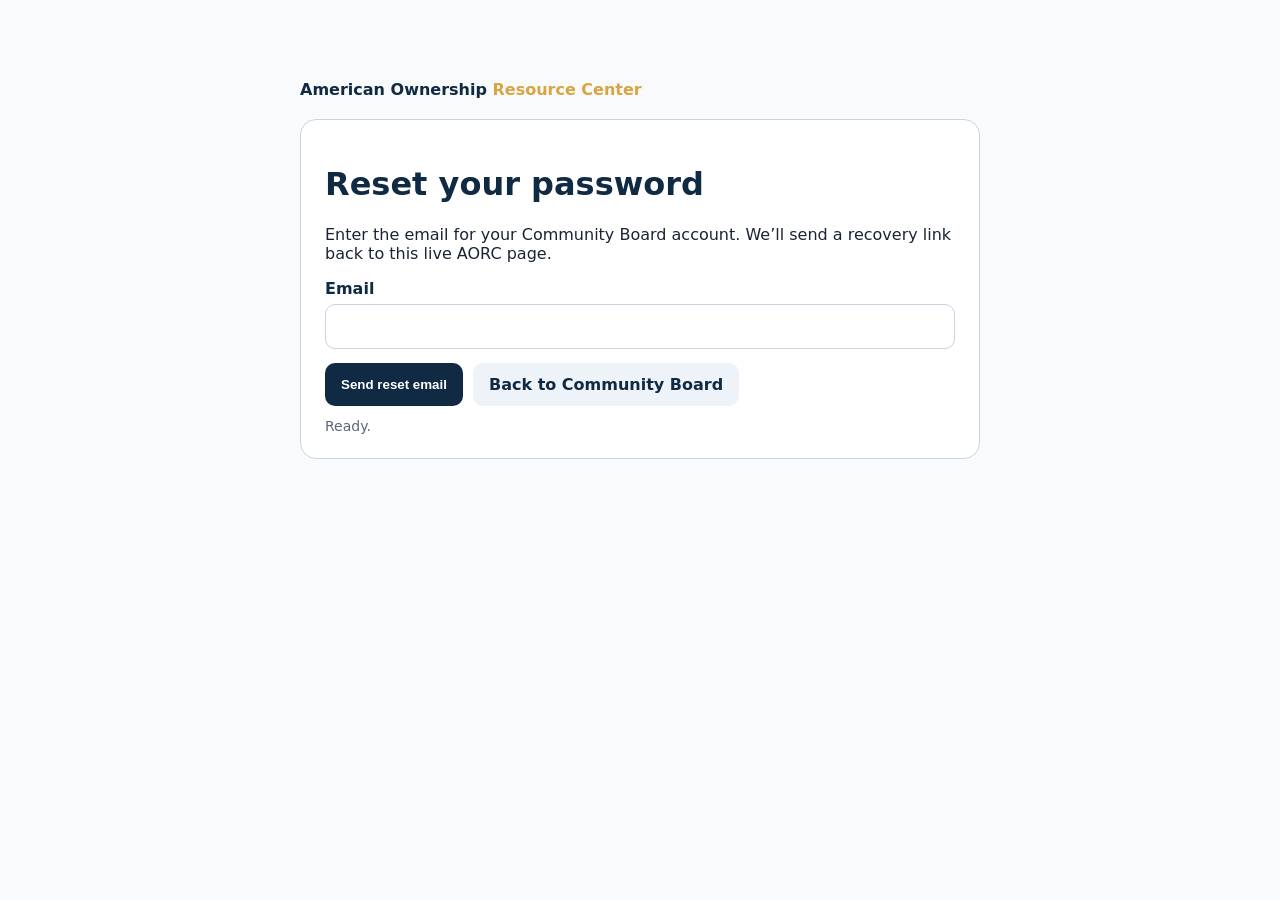
<file: reset.html>
<!doctype html><html lang="en"><head><meta charset="utf-8"><meta name="viewport" content="width=device-width,initial-scale=1"><title>AORC Password Reset</title><style>body{margin:0;font-family:system-ui,-apple-system,sans-serif;background:#f8fafc;color:#1A2433}.wrap{max-width:680px;margin:60px auto;padding:20px}.box{background:#fff;border:1px solid #C9D4E1;border-radius:16px;padding:24px}.brand{font-weight:850;color:#102A43;margin-bottom:20px}.brand span{color:#D9A441}h1{color:#102A43}label{display:block;font-weight:800;color:#102A43;margin:12px 0 6px}input{width:100%;box-sizing:border-box;padding:12px;border:1px solid #C9D4E1;border-radius:10px;font:inherit}.row{display:flex;gap:10px;flex-wrap:wrap;margin-top:14px}.btn{border:0;border-radius:10px;padding:12px 16px;font-weight:850;cursor:pointer;text-decoration:none}.primary{background:#102A43;color:#fff}.muted{background:#edf3f8;color:#102A43}.help{font-size:14px;color:#5B677A;margin-top:12px}.hidden{display:none!important}</style></head><body><div class="wrap"><div class="brand">American Ownership <span>Resource Center</span></div><div class="box"><h1>Reset your password</h1><div id="request"><p>Enter the email for your Community Board account. We’ll send a recovery link back to this live AORC page.</p><label>Email</label><input id="email" type="email"><div class="row"><button id="send" class="btn primary" type="button">Send reset email</button><a class="btn muted" href="community.html">Back to Community Board</a></div></div><div id="change" class="hidden"><p id="changeIntro">Your recovery link is valid. Choose a new password.</p><label>New password</label><input id="password" type="password" minlength="8"><div class="row"><button id="save" class="btn primary" type="button">Save new password</button></div></div><div id="status" class="help">Ready.</div></div></div><script>const U='https://ieihdpufnjthooambooh.supabase.co';const K=['sb','publishable','SWoYgzabnzuUfUyiENhP7Q_hgnDiekW'].join('_');const RESET='https://aorc-sf.github.io/Aorc-sf/reset.html';const SUPPORT=U+'/functions/v1/support-password-reset';const $=i=>document.getElementById(i);let token=null,supportToken=null;const status=t=>$('status').textContent=t;async function send(){const email=$('email').value.trim().toLowerCase();if(!email||!email.includes('@'))return status('Enter a valid email address.');$('send').disabled=true;status('Sending reset email…');try{const r=await fetch(U+'/auth/v1/recover?redirect_to='+encodeURIComponent(RESET),{method:'POST',headers:{apikey:K,'content-type':'application/json'},body:JSON.stringify({email})});const d=await r.json().catch(()=>({}));if(!r.ok)throw new Error(d.error_description||d.msg||d.message||'Unable to send reset email.');status('Reset email sent. Use the newest recovery email.')}catch(e){status(e.message)}finally{$('send').disabled=false}}function init(){const h=new URLSearchParams(location.hash.slice(1));const q=new URLSearchParams(location.search);supportToken=q.get('support_token');token=h.get('access_token')||q.get('access_token');const type=h.get('type')||q.get('type');if(supportToken){$('request').classList.add('hidden');$('change').classList.remove('hidden');$('changeIntro').textContent='Choose a new password for your AORC Community Board account.';status('Secure reset link accepted.');return}if(type==='recovery'&&token){$('request').classList.add('hidden');$('change').classList.remove('hidden');status('Recovery link accepted. Choose your new password.')}}async function save(){const password=$('password').value;if(password.length<8)return status('Use at least 8 characters.');if(!token&&!supportToken)return status('Open a valid reset link first.');$('save').disabled=true;status('Saving new password…');try{let r;if(supportToken){r=await fetch(SUPPORT,{method:'POST',headers:{'content-type':'application/json'},body:JSON.stringify({token:supportToken,password})})}else{r=await fetch(U+'/auth/v1/user',{method:'PUT',headers:{apikey:K,Authorization:'Bearer '+token,'content-type':'application/json'},body:JSON.stringify({password})})}const d=await r.json().catch(()=>({}));if(!r.ok)throw new Error(d.error||d.msg||d.message||'Unable to update password.');status('Password updated successfully. Return to the Community Board and sign in.');history.replaceState(null,'',location.pathname);$('password').value='';supportToken=null;token=null}catch(e){status(e.message)}finally{$('save').disabled=false}}$('send').onclick=send;$('save').onclick=save;init();</script></body></html>
</file>
<file: community-theme.css>
:root{--board-navy:#0d2238;--board-gold:#d9a441;--chalk:#16352f;--cork:#c9904f;--paper:#fffaf0;--ink:#1d2836}
body{background:#f3efe6;color:var(--ink)}
header{background:linear-gradient(180deg,#0c2034,#102a43);box-shadow:0 2px 12px rgba(13,34,56,.18)}
.brand{font-size:18px;letter-spacing:.1px}.brand:before{content:'AORC';display:inline-grid;place-items:center;width:46px;height:46px;margin-right:11px;border:2px solid var(--g);border-radius:50%;color:var(--g);font-size:12px;font-weight:950;vertical-align:middle;letter-spacing:1.5px}.brand span{color:#f2c45d}
nav a{font-weight:700;opacity:.94}nav a:hover{color:#f2c45d}
.hero{margin:18px auto 0;max-width:1120px;border:12px solid #6b4426;border-radius:8px;background:radial-gradient(circle at 15% 18%,rgba(255,255,255,.035),transparent 24%),linear-gradient(145deg,#142f2a,#0f2823 70%,#16372f);box-shadow:0 12px 28px rgba(57,35,18,.22),inset 0 0 28px rgba(0,0,0,.24);padding:38px 24px;position:relative;overflow:hidden}.hero:after{content:'✦   stronger together   ♡';position:absolute;right:30px;bottom:22px;color:#f2c45d;font-family:"Comic Sans MS","Bradley Hand",cursive;font-size:17px;transform:rotate(-2deg);opacity:.9}.hero h1{font-family:"Comic Sans MS","Bradley Hand",cursive;font-weight:800;letter-spacing:1px;text-shadow:0 1px 0 rgba(255,255,255,.12)}.hero p{max-width:660px;font-size:17px;color:#d8efe7}.hero .tag{background:#f1c85e;color:#24303b;box-shadow:0 3px 0 rgba(0,0,0,.16)}
main.wrap{max-width:1120px;padding-top:4px}
.tabs{order:0;margin:18px 0 10px;background:#f8f2e8;padding:8px;border:1px solid #d6c6ad;border-radius:14px;box-shadow:0 3px 10px rgba(67,49,31,.08)}.tab{font-weight:850;border-color:#ccbda7;background:#fffaf2}.tab.active{background:var(--board-navy);color:#fff;border-color:var(--board-navy);box-shadow:0 3px 8px rgba(13,34,56,.18)}
#board{order:1;background:linear-gradient(45deg,rgba(128,78,30,.055) 25%,transparent 25%),linear-gradient(-45deg,rgba(128,78,30,.055) 25%,transparent 25%),linear-gradient(45deg,transparent 75%,rgba(128,78,30,.055) 75%),linear-gradient(-45deg,transparent 75%,rgba(128,78,30,.055) 75%),#c99455;background-size:16px 16px;background-position:0 0,0 8px,8px -8px,-8px 0;border:12px solid #754b2a;border-radius:10px;padding:18px;margin-bottom:24px;box-shadow:0 12px 26px rgba(73,43,20,.2),inset 0 0 18px rgba(88,48,15,.13)}
#board>.box{background:rgba(255,250,240,.96);border:0;box-shadow:0 7px 16px rgba(76,47,20,.16);border-radius:10px;margin:0 0 16px;padding:16px}#board>.box:first-child{position:relative}#board>.box:first-child:before{content:'Browse the board';display:block;margin-bottom:12px;font-size:20px;font-weight:950;color:#1b344a}
#board .grid{gap:10px}#board label{color:#24384a}#board input,#board select,#board textarea{background:#fffdf8;border-color:#c7b89f}
#composer{border-left:8px solid #f2c45d!important}
.feed{grid-template-columns:repeat(3,minmax(0,1fr));gap:18px;margin:18px 0 12px;align-items:start}
.post{position:relative;border:0;border-radius:3px;box-shadow:0 8px 14px rgba(65,43,20,.22);padding:22px 18px 40px;transform:rotate(-.45deg);transition:transform .18s ease,box-shadow .18s ease,max-height .25s ease;background:#fff3a8;max-height:250px;overflow:hidden;cursor:pointer}.post:after{content:'Tap to expand';position:absolute;left:18px;right:18px;bottom:10px;padding-top:14px;font-size:12px;font-weight:900;color:rgba(37,48,57,.68);background:linear-gradient(transparent,rgba(255,243,168,.97) 35%)}.post:nth-child(4n+2){background:#cfeaf8;transform:rotate(.45deg)}.post:nth-child(4n+2):after{background:linear-gradient(transparent,rgba(207,234,248,.97) 35%)}.post:nth-child(4n+3){background:#f7cedc;transform:rotate(-.25deg)}.post:nth-child(4n+3):after{background:linear-gradient(transparent,rgba(247,206,220,.97) 35%)}.post:nth-child(4n){background:#dcefae;transform:rotate(.35deg)}.post:nth-child(4n):after{background:linear-gradient(transparent,rgba(220,239,174,.97) 35%)}.post:hover{transform:translateY(-3px) rotate(0deg);box-shadow:0 12px 20px rgba(65,43,20,.28)}.post:focus{outline:3px solid rgba(13,34,56,.35);outline-offset:3px}.post.expanded{max-height:520px;overflow-y:auto;transform:translateY(-3px) rotate(0deg)}.post.expanded:after{content:'Tap to collapse';position:sticky;display:block;bottom:-30px;margin-top:12px;background:rgba(255,255,255,.76);border-radius:8px;padding:8px 10px}.post:before{content:'';position:absolute;top:-9px;left:50%;width:18px;height:18px;transform:translateX(-50%);border-radius:50%;background:radial-gradient(circle at 35% 30%,#ff8c7a 0 13%,#c33a2d 35% 65%,#7e1f19 100%);box-shadow:0 3px 4px rgba(0,0,0,.25)}.post h3{font-family:"Comic Sans MS","Bradley Hand",cursive;font-size:21px;line-height:1.15;color:#182b3a}.post .meta{color:#5d5345}.post .badge{background:rgba(255,255,255,.52);border:1px solid rgba(35,45,55,.08)}.post .actions .btn{background:rgba(255,255,255,.62)}
.safe{order:2;background:#162f2a;color:#e6f2ed;border-left:0;border-radius:10px;padding:18px 20px;box-shadow:0 6px 14px rgba(31,48,42,.13);position:relative}.safe:before{content:'✓ Community note';display:block;color:#f2c45d;font-weight:900;margin-bottom:5px}.safe strong{display:none}
.safe+.box{order:3}#profile{order:4}#messages{order:5}
.box,.panel{border-color:#d8c9b3;box-shadow:0 5px 14px rgba(57,43,26,.07)}
#profile{background:#fffaf2;border-top:5px solid var(--board-gold)}#profile h2:before{content:'✦ ';color:var(--board-gold)}#profile>.row{margin-top:24px!important}
.profile-confirm{background:#dff3e8;color:#14583c;box-shadow:0 2px 8px rgba(20,88,60,.12)}
#messages .panel{background:#fffaf2;border-top:5px solid #88b5d2}#messages h2:before{content:'✉ ';color:#315f7d}
.btn{transition:transform .15s ease,box-shadow .15s ease}.btn:hover{transform:translateY(-1px);box-shadow:0 4px 9px rgba(31,43,56,.14)}
@media(max-width:900px){.feed{grid-template-columns:repeat(2,minmax(0,1fr))}.hero:after{display:none}}
@media(max-width:620px){.hero{margin:10px 10px 0;border-width:8px;padding:30px 18px}.hero h1{font-size:42px}.feed{grid-template-columns:1fr}#board{border-width:8px;padding:12px}.post,.post:nth-child(n){transform:none;max-height:220px}.post.expanded{max-height:460px}.brand:before{width:38px;height:38px;font-size:10px}.brand{font-size:15px}}
</file>
<file: community-board-v2.css>
/* Community board v9: readable notes, category colors and compact controls */
.hero{display:none!important}
main.wrap{padding-top:14px!important}
.tabs.board-tabs-duplicate{display:none!important}
#board{order:0!important;margin-top:0!important;position:relative;padding-top:76px!important}
.safe{order:4!important}.safe+.box{order:5!important}#profile{order:6!important}#messages{order:7!important}
#boardFilters{display:none!important}
#boardFilters.board-panel-open{display:block!important;position:relative;margin:0 0 16px!important;padding:14px!important}
#composer{display:none!important;margin:0 0 16px!important;padding:14px!important}
#composer.board-panel-open{display:block!important}
.board-quickbar{position:absolute;top:14px;left:18px;right:18px;display:flex;align-items:center;gap:10px;z-index:4;flex-wrap:wrap}
.board-title-chip{margin-right:auto;background:#102a43;color:#fff;border-radius:999px;padding:10px 15px;font-weight:950;box-shadow:0 3px 9px rgba(0,0,0,.14)}
.board-quickbar .btn{border-radius:999px;padding:10px 14px;box-shadow:0 3px 9px rgba(0,0,0,.1)}
.board-quickbar .new-post{background:#f2c45d;color:#192b3b}.board-quickbar .find-posts{background:#fffaf0;color:#173f5f}
.board-category-nav{display:flex;gap:7px;overflow-x:auto;overscroll-behavior-inline:contain;scrollbar-width:none;padding:2px 2px 12px;margin:0 0 8px;white-space:nowrap;-webkit-overflow-scrolling:touch}.board-category-nav::-webkit-scrollbar{display:none}.board-category-tab{flex:0 0 auto;border:1px solid rgba(23,63,95,.18);background:rgba(255,250,240,.9);color:#173f5f;border-radius:999px;padding:8px 12px;font-size:12px;font-weight:900;cursor:pointer;box-shadow:0 2px 6px rgba(65,43,20,.08)}.board-category-tab.active{background:#102a43;color:#fff;border-color:#102a43}.board-category-tab:focus-visible{outline:3px solid rgba(217,164,65,.5);outline-offset:2px}
.board-v2-tools{margin-top:10px;padding-top:10px;border-top:1px dashed #c7b89f}.board-search-row{display:grid;grid-template-columns:minmax(180px,1fr) 145px auto auto;gap:8px;align-items:center}
#boardFilters .grid{grid-template-columns:1fr 1fr;gap:8px}#boardFilters input,#boardFilters select{padding:9px 10px}#boardFilters #refresh{margin-top:8px!important;padding:9px 12px}#composer .grid{gap:8px}#composer input,#composer select,#composer textarea{padding:9px 10px}#composer textarea{min-height:90px}#composer h2{font-size:20px;margin-top:0}
.feed{display:block!important;margin:0!important;padding:4px 0 6px}.board-section{margin:0 0 24px;padding:16px 14px 14px;background:rgba(255,250,240,.28);border:1px solid rgba(105,67,31,.18);border-radius:14px;content-visibility:auto;contain-intrinsic-size:360px}.board-section-head{display:flex;justify-content:space-between;align-items:center;gap:12px;margin:0 4px 12px}.board-section-title{margin:0;color:#173f5f;font-size:19px;font-weight:950}.board-section-count{font-size:12px;font-weight:850;background:rgba(255,255,255,.62);padding:5px 9px;border-radius:999px;color:#5f4b36}.section-grid{display:grid;grid-template-columns:repeat(3,minmax(0,1fr));gap:18px;padding-top:10px;align-items:start}.board-section:not(.expanded) .section-grid>.post:nth-child(n+4){display:none!important}.section-toggle{display:block;margin:14px auto 0;border:0;border-radius:999px;padding:8px 13px;background:#102a43;color:#fff;font-weight:850;cursor:pointer}.board-section[data-section="featured"]{background:rgba(242,196,93,.18);border-color:rgba(164,110,19,.3)}.flat-feed{display:grid;grid-template-columns:repeat(3,minmax(0,1fr));gap:18px;padding-top:10px}
.post{min-height:210px!important;max-height:270px!important;padding-top:30px!important;padding-bottom:18px!important;overflow-y:auto!important;overflow-x:hidden!important;cursor:default!important;scrollbar-gutter:stable;contain:layout paint style}.post:before{top:6px!important}.post:after{display:none!important}.post-preview{display:block!important;max-height:none!important;overflow:visible!important;margin-bottom:8px}.post.expanded{grid-row:auto!important;max-height:270px!important;overflow-y:auto!important;transform:rotate(0)!important}.post.expanded .post-preview{display:block!important;max-height:none!important;overflow:visible!important;padding-right:0}.read-more{display:none!important}.post::-webkit-scrollbar{width:7px}.post::-webkit-scrollbar-thumb{background:rgba(45,52,56,.28);border-radius:999px}.post::-webkit-scrollbar-track{background:transparent}.official-source-link{display:inline-flex;align-items:center;gap:6px;margin:8px 0 2px;padding:7px 10px;border-radius:999px;background:rgba(255,255,255,.72);color:#173f5f!important;text-decoration:none;font-size:12px;font-weight:900;border:1px solid rgba(23,63,95,.14)}.official-source-link:hover{text-decoration:underline}.save-post{margin-left:auto}.my-posts-panel{background:#fffaf2!important;border-top:5px solid #d9a441!important;margin:14px 0 24px!important}.my-posts-head,.my-post-row{display:flex;justify-content:space-between;gap:14px;align-items:center}.my-post-row{padding:12px 0;border-top:1px solid #eadfcf}.post:focus-visible{outline:4px solid rgba(217,164,65,.5);outline-offset:4px}
@media(max-width:900px){.section-grid,.flat-feed{grid-template-columns:repeat(2,minmax(0,1fr))}.board-section:not(.expanded) .section-grid>.post:nth-child(n+3){display:none!important}}
@media(max-width:760px){#board{padding-top:118px!important}.board-quickbar{left:12px;right:12px;top:12px}.board-title-chip{width:100%;margin-right:0;text-align:center}.board-category-nav{margin-top:2px;padding-bottom:10px}.board-search-row{grid-template-columns:1fr 1fr}.board-search-row input{grid-column:1/-1}.section-grid,.flat-feed{grid-template-columns:1fr}.board-section:not(.expanded) .section-grid>.post:nth-child(n+3){display:none!important}.post{min-height:190px!important;max-height:250px!important}.post.expanded{max-height:250px!important}.my-post-row{align-items:flex-start;flex-direction:column}}

/* Continue the established corkboard and chalkboard identity. */
body{background:#eee8dd;font-size:16px}
.wrap,main.wrap{max-width:1280px}
header .wrap{padding-top:4px;padding-bottom:4px}
.brand{font-size:16px}.brand:before{font-family:inherit}
#board{padding:20px!important;border-width:9px;border-color:#795332;border-radius:12px;background-color:#c89c69;background-image:radial-gradient(#79502e24 .7px,transparent .7px),radial-gradient(#fff1ca55 .8px,transparent .8px);background-size:5px 7px,9px 11px;background-position:0 0,3px 4px;box-shadow:0 10px 30px #34231320,inset 0 0 0 2px #ebcc9966}
.board-quickbar{position:static;gap:10px;flex-wrap:wrap;margin-bottom:20px}
.board-title-chip{margin:0 auto 0 0;padding:0;background:none;box-shadow:none;color:#172c33;font-size:clamp(24px,3vw,34px);line-height:1.2;font-weight:850;border-radius:0;letter-spacing:-1px}
.board-quickbar .btn{font-size:14px;min-height:44px;padding:11px 16px;border-radius:8px;border:1px solid #64472840}
.board-quickbar .new-post{background:#ffd86b}
.board-category-nav{min-height:0;justify-content:flex-start;align-items:stretch;gap:10px;padding:4px 3px 14px;margin-bottom:10px}
.board-category-tab{--note:#fff7dc;background:var(--note);min-height:48px;min-width:84px;border:1px solid #654c3233;border-radius:4px 4px 9px 4px;padding:12px 16px;color:#253139;font-size:14px;box-shadow:0 3px 5px #42291125}
.board-category-tab[data-category="housing"],.post[data-category="housing"]{--note:#d5eaf5}
.board-category-tab[data-category="jobs"],.post[data-category="jobs"]{--note:#fff0a9}
.board-category-tab[data-category="business"],.post[data-category="business"]{--note:#f8d7b1}
.board-category-tab[data-category="events"],.post[data-category="events"]{--note:#f5d4df}
.board-category-tab[data-category="grants"],.post[data-category="grants"]{--note:#e2d9f5}
.board-category-tab[data-category="organizing"],.post[data-category="organizing"]{--note:#dceabf}
.board-category-tab[data-category="education"],.post[data-category="education"]{--note:#ccece3}
.board-category-tab.active{background:#173c34;color:#fff;border-color:#173c34;box-shadow:0 0 0 2px #fff8dd,0 4px 8px #42291130}
.board-welcome{display:grid;grid-template-columns:1.1fr 1fr;gap:20px;margin:8px 0 28px}
.board-chalk{background:#183c34;color:#f7f5e7;border:5px solid #936741;box-shadow:inset 0 0 0 1px #dcc19055,0 4px 10px #41281420;padding:24px;border-radius:3px}
.board-kicker{font-size:12px!important;letter-spacing:1px;font-weight:800;color:#ead296;margin:0 0 12px}
.board-chalk h2{font-family:"Segoe Print","Bradley Hand",cursive;font-size:30px;line-height:1.2;letter-spacing:-.4px;margin:0 0 16px;color:#fffcef}
.board-chalk p{font-size:16px;line-height:1.6;margin-bottom:0;max-width:46ch}
.board-announcement{background:#fff2b9;padding:25px 26px 20px;border-radius:3px;box-shadow:0 5px 10px #52361f24;align-self:center;border-top:5px solid #dfba56;transform:rotate(.4deg)}
.board-announcement h2{font-size:25px;line-height:1.2;color:#263537;margin:13px 0}
.board-announcement p{font-size:16px;line-height:1.55;margin:12px 0}
.board-announcement a{color:#163f35;font-weight:800;text-underline-offset:4px}
.board-announcement .help{font-size:14px;color:#5f583f}
.feed-heading{font-size:22px;color:#253539;margin:0 0 16px}
.board-section{padding:14px 16px 20px;border-radius:8px;background:#fff8e529;content-visibility:visible}
.board-section-head{margin-bottom:8px}.board-section-title{font-size:20px;color:#293832}.board-section-count{font-size:14px}
.section-grid,.flat-feed{gap:22px;padding-top:12px}
.post,.post:nth-child(n){background:var(--note,#fff0b9);min-height:270px!important;max-height:360px!important;padding:28px 20px 20px!important;border-radius:3px;box-shadow:0 5px 10px #4b321d30;transform:rotate(-.25deg);contain:layout style;scrollbar-gutter:stable}
.post:nth-child(even){transform:rotate(.3deg)}
.post:hover{transform:translateY(-2px);box-shadow:0 9px 16px #4b321d35}
.post h3{font-family:"Segoe Print","Bradley Hand",cursive;font-size:23px;line-height:1.3;overflow-wrap:anywhere}
.post p{font-size:16px;line-height:1.6;overflow-wrap:anywhere}
.post .meta{font-size:14px;color:#544e43}
.badge,.help{font-size:14px}.post .badge{font-size:12px;line-height:1.5}
.post .actions .btn{color:#183648;font-size:14px;min-height:40px}
.post.expanded{max-height:360px!important}
.official-source-link{font-size:14px;overflow-wrap:anywhere;border-radius:5px}
.section-toggle{font-size:14px;padding:11px 16px;min-height:44px}
.board-state{background:#fffaf0;border:1px solid #d2b78e;padding:28px;border-radius:8px;color:#33433c;box-shadow:0 3px 8px #4b321d15}
.board-state h3{margin:0 0 8px;font-size:20px}.board-state p{margin:8px 0 16px}
#boardFilters{border-radius:8px}#boardFilters:before{display:none!important}
#boardFilters .grid{margin-bottom:12px}
#boardFilters input,#boardFilters select,#composer input,#composer select{min-height:44px}
.board-search-row{grid-template-columns:minmax(140px,1fr) 170px auto auto}
label{font-size:14px}
.safe{font-size:15px;margin:8px 0 16px}
.member-access{margin:0 0 24px;padding:20px 24px}
.member-access summary{cursor:pointer;font-size:20px;font-weight:800;color:#153c34}
.member-access summary span{font-size:14px;font-weight:500;color:#5b677a;margin-left:12px}
.member-access[open] summary{margin-bottom:22px}
#messages{order:0!important}
button:focus-visible,a:focus-visible,summary:focus-visible{outline:3px solid #166b8b;outline-offset:4px}
@media(min-width:901px){.board-section:not(.expanded):has(.post:nth-child(3)):not(:has(.post:nth-child(4))) .section-toggle{display:none}}
@media(max-width:900px){.board-welcome{grid-template-columns:1fr 1fr}.board-chalk,.board-announcement{padding:20px}.board-search-row{grid-template-columns:1fr 1fr}.board-search-row input{grid-column:1/-1}}
@media(max-width:760px){header .wrap{padding:0 16px}nav{gap:10px}.brand{font-size:14px}.brand:before{display:none}nav .links{display:flex}nav .links a{display:none}nav .links a:first-child{display:block;margin:0;font-size:14px}main.wrap{padding:12px 10px 0!important}#board{padding:14px!important;border-width:5px}.board-quickbar{gap:7px;margin-bottom:14px}.board-title-chip{width:100%;text-align:left;font-size:28px;margin:0 0 5px}.board-quickbar .btn{padding:10px 11px;font-size:14px;flex:1 0 auto}.board-category-tab{min-width:80px;padding:10px 13px}.board-welcome{grid-template-columns:1fr;gap:14px;margin-bottom:22px}.board-chalk h2{font-size:27px}.board-announcement{transform:none}.section-grid,.flat-feed{gap:18px}.board-section{padding:12px 10px 16px}.post,.post:nth-child(n),.post.expanded{transform:none;min-height:240px!important;max-height:350px!important}.member-access summary span{display:block;margin:5px 0 0}.board-state{padding:22px}.safe{padding:16px}.messages .panel{padding:16px}}
@media(prefers-reduced-motion:reduce){*,*:before,*:after{scroll-behavior:auto!important;transition:none!important;animation:none!important}}
</file>
